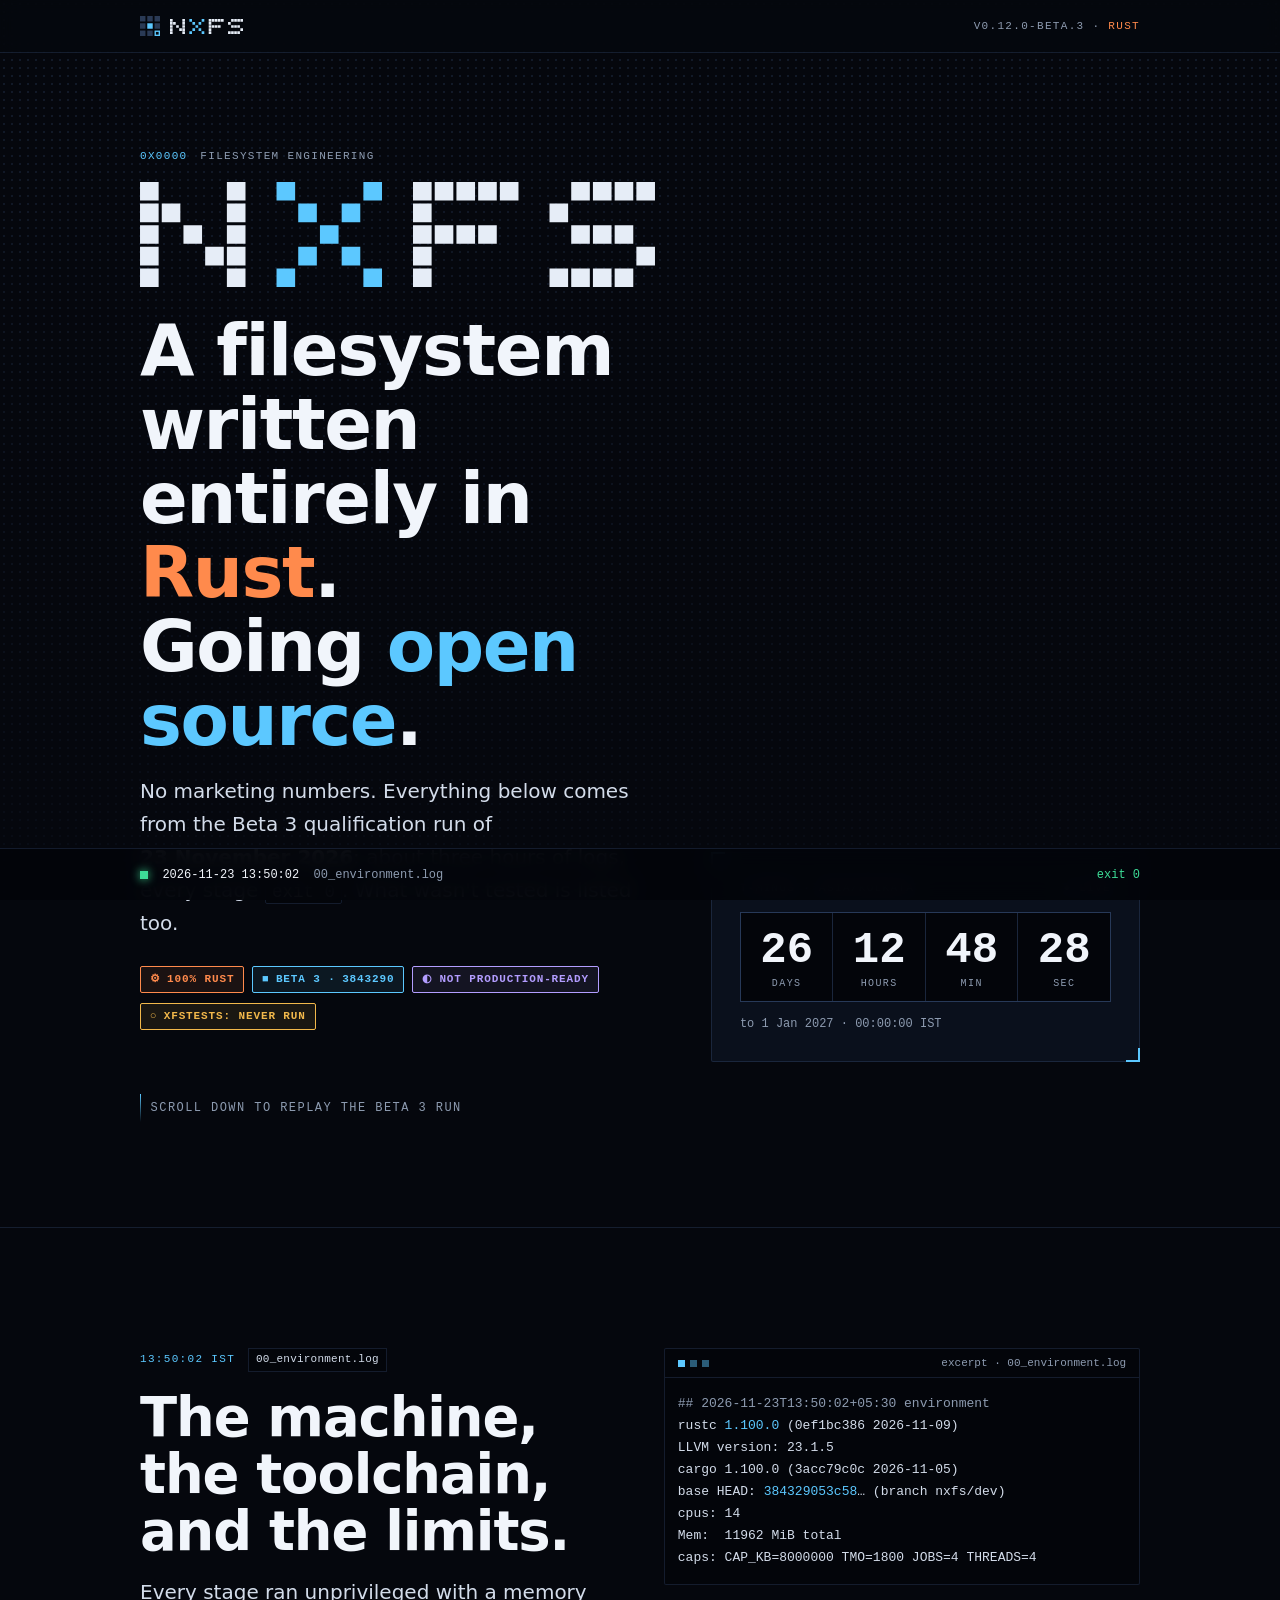
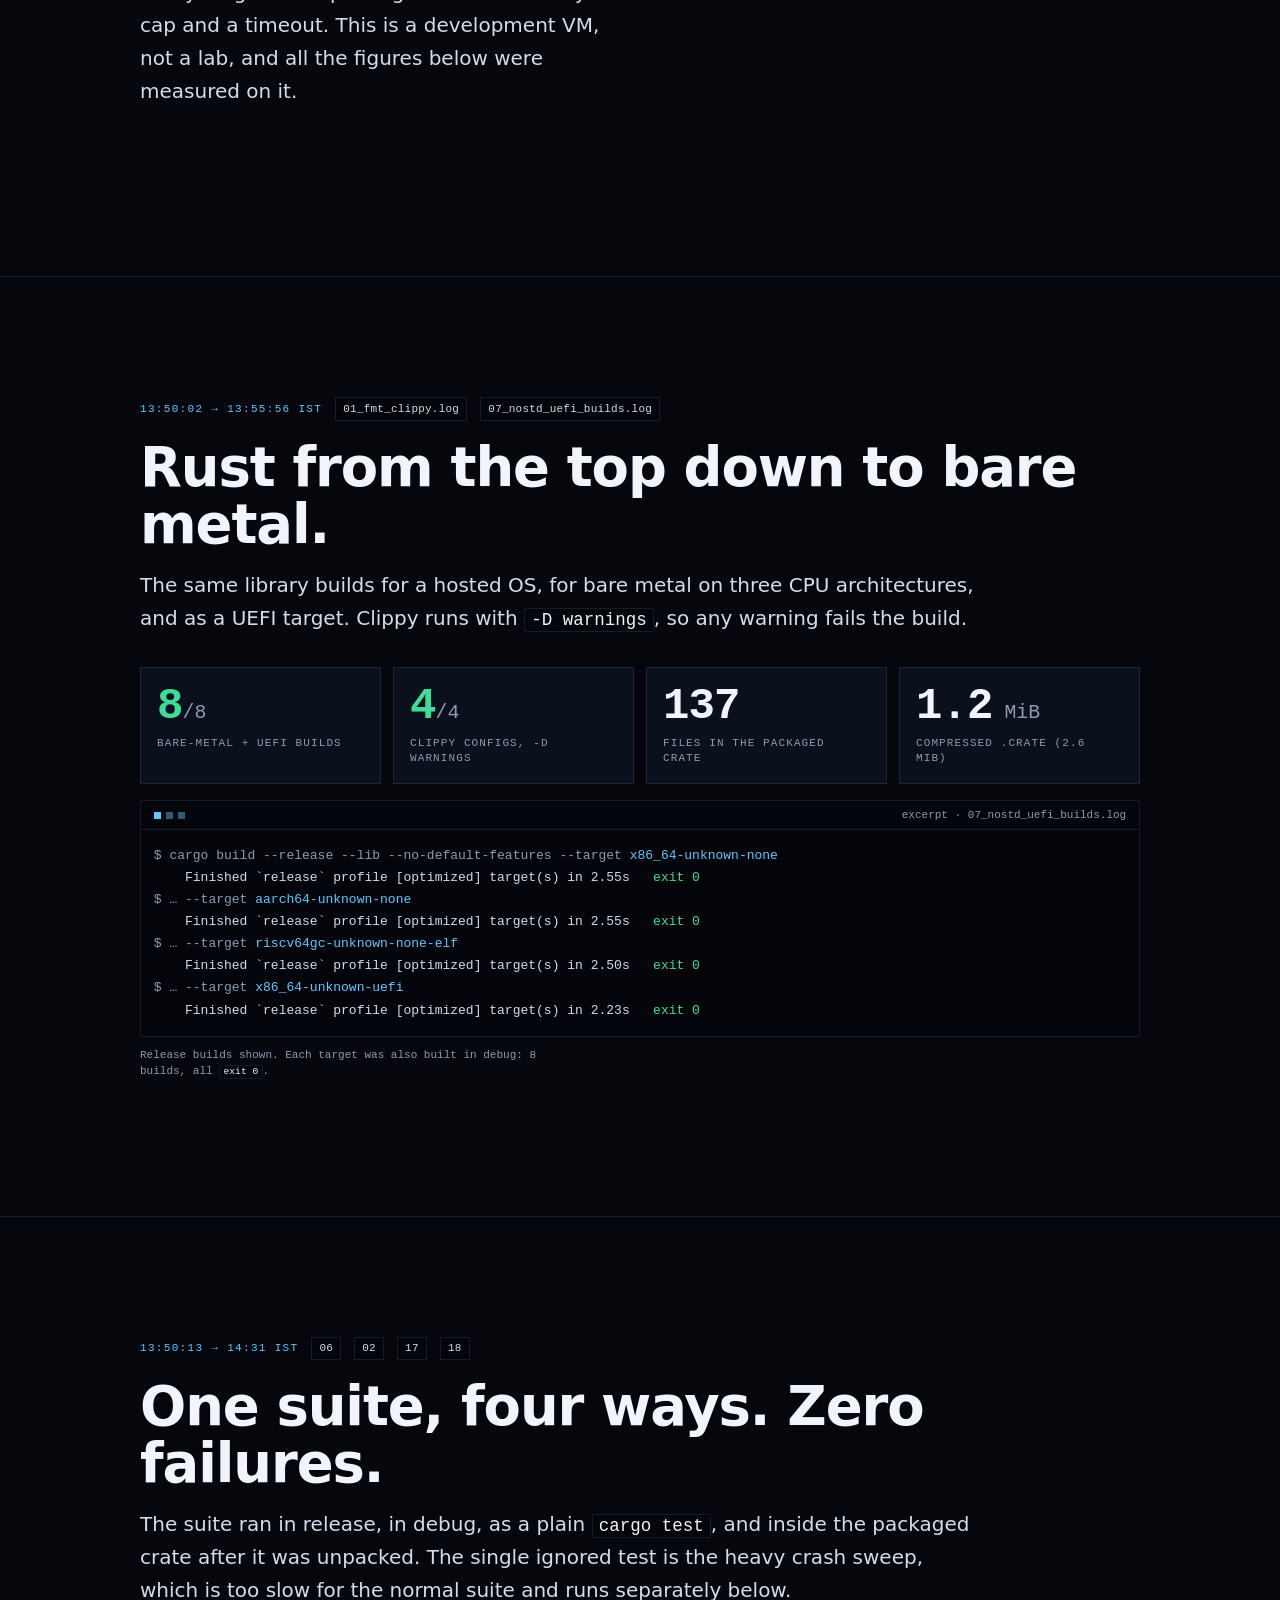
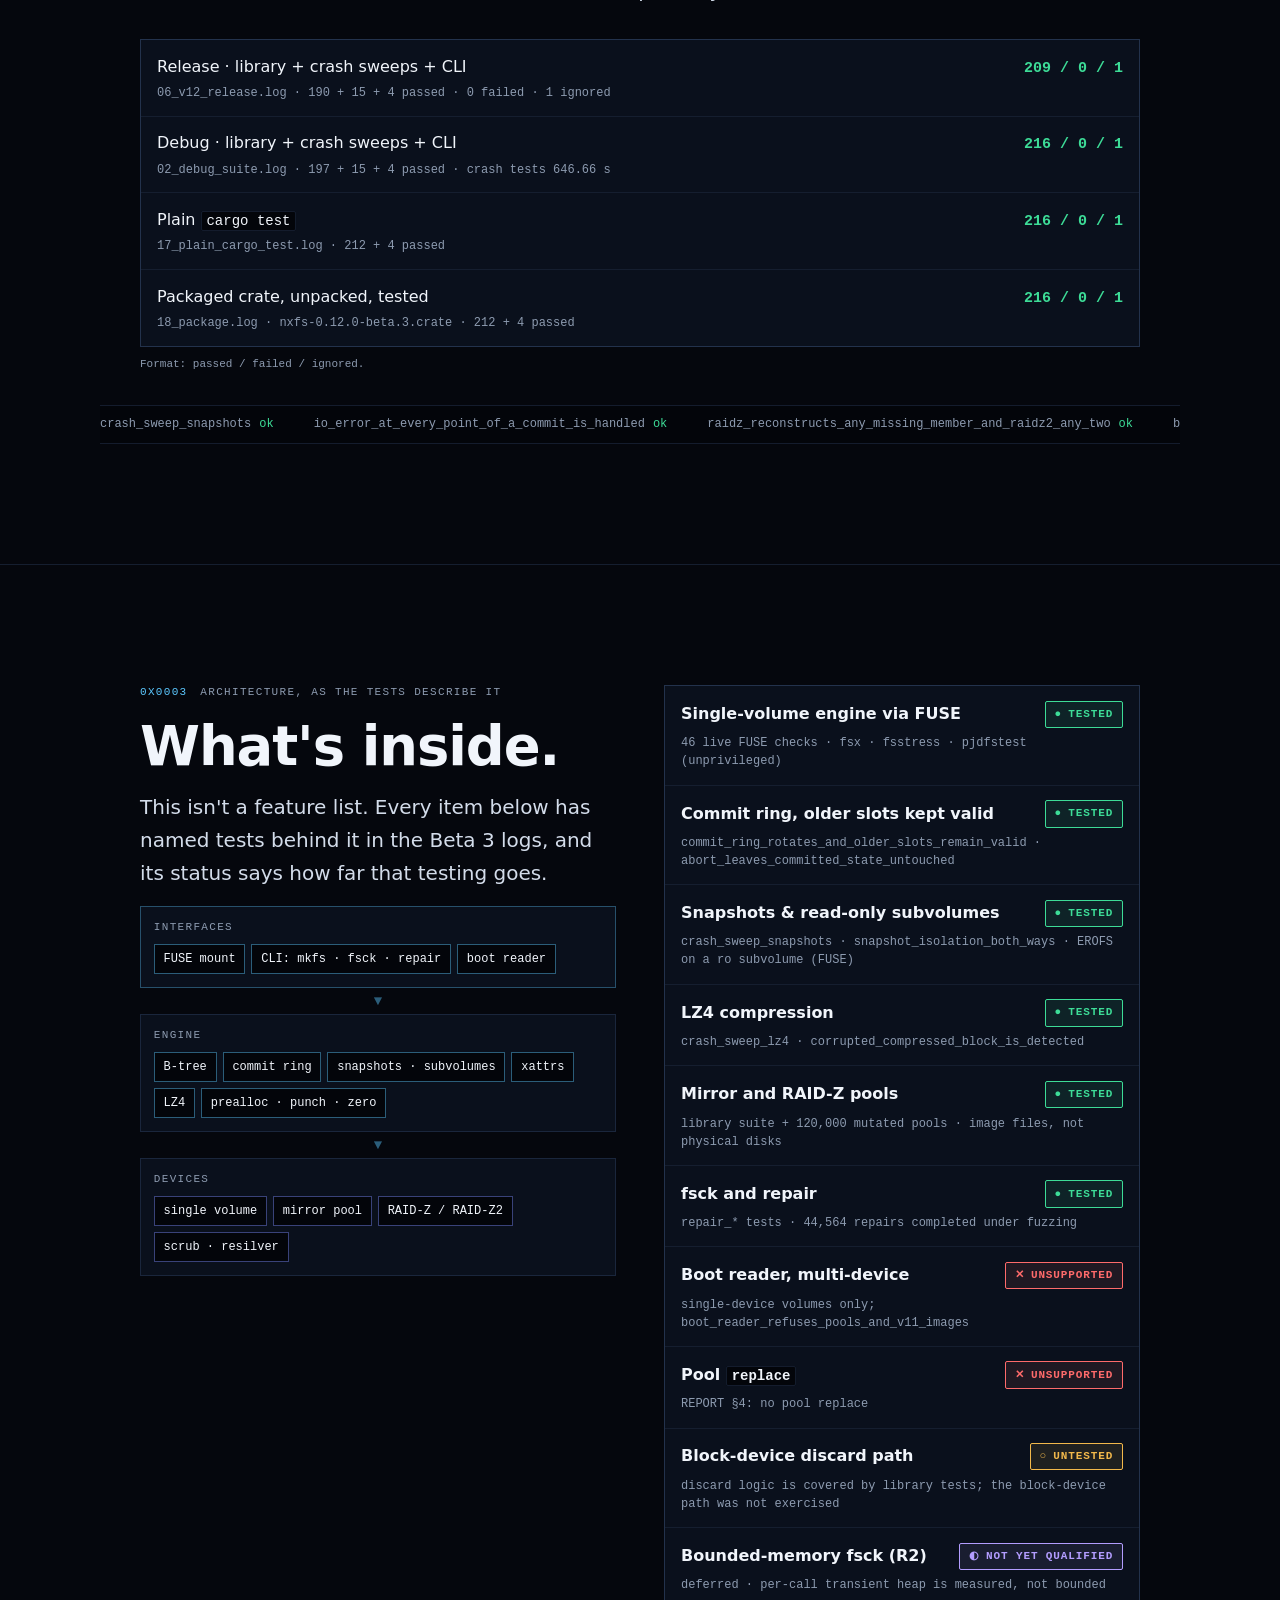
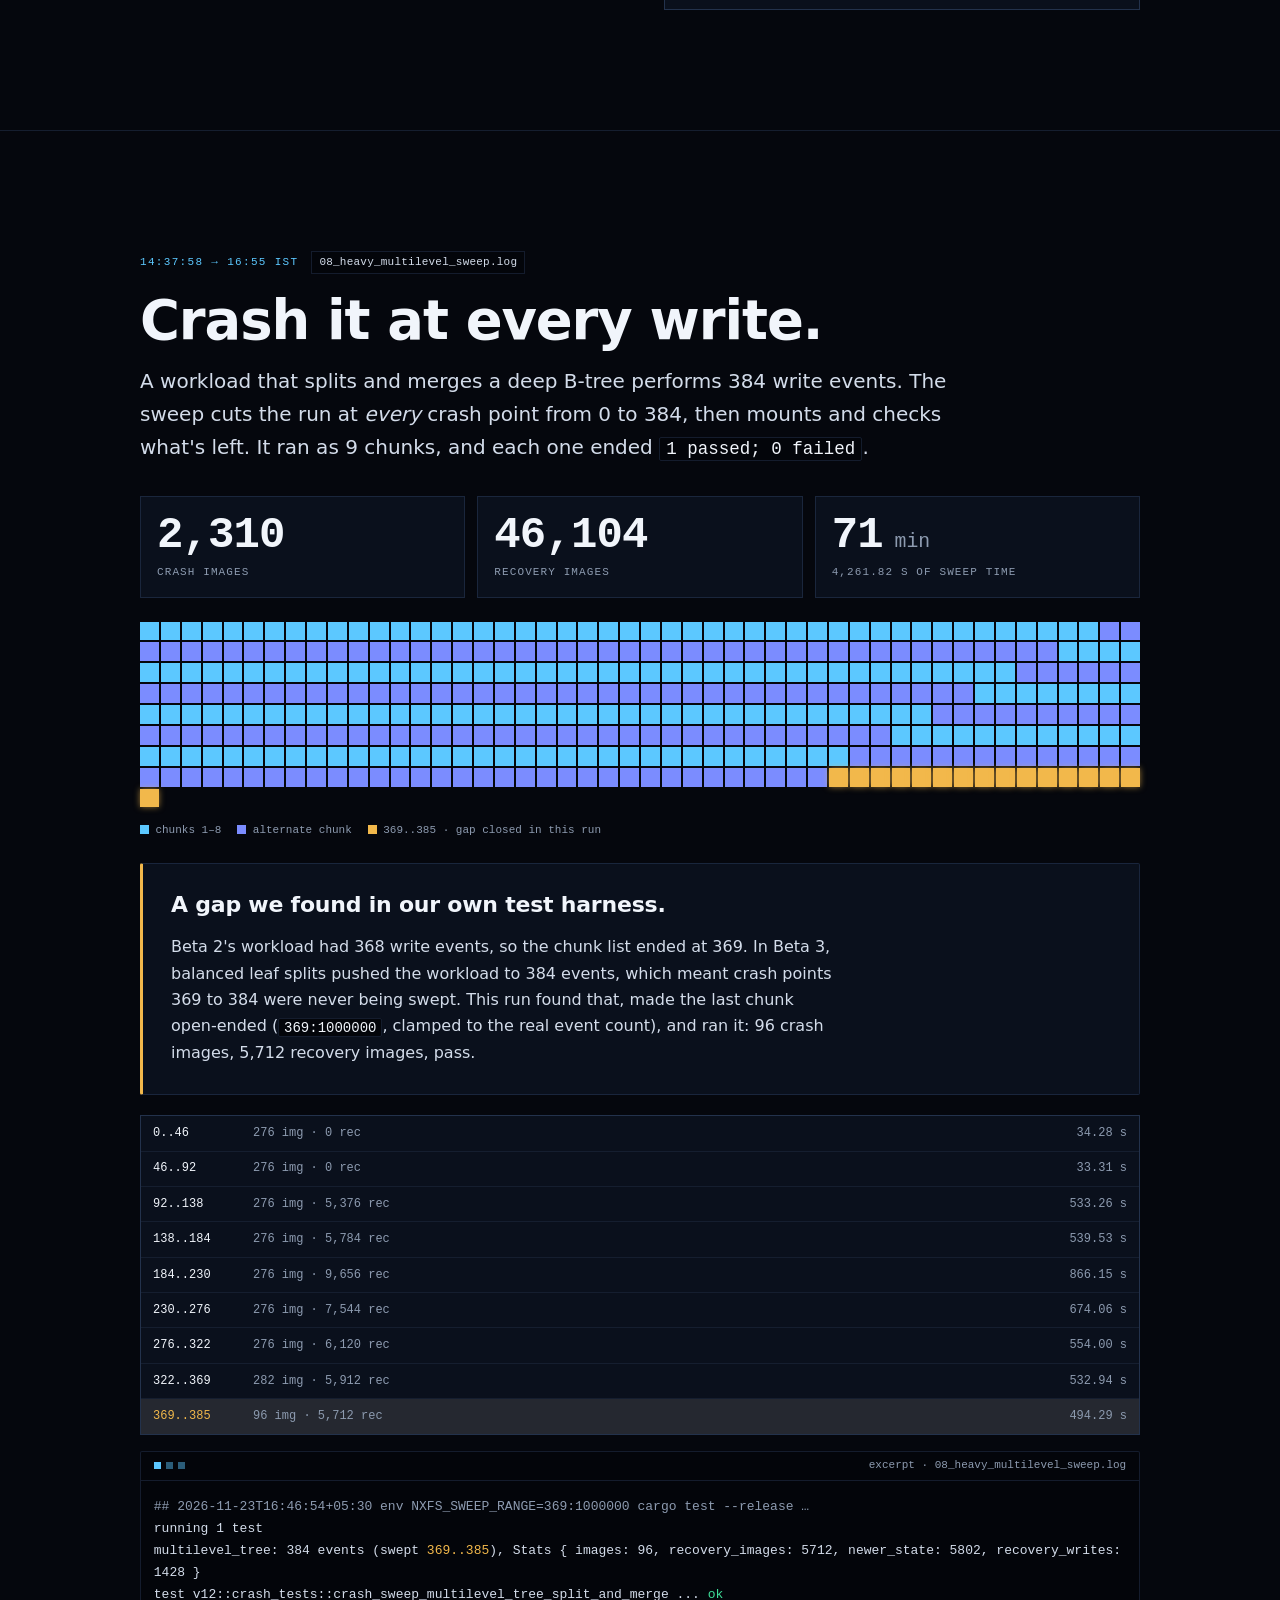
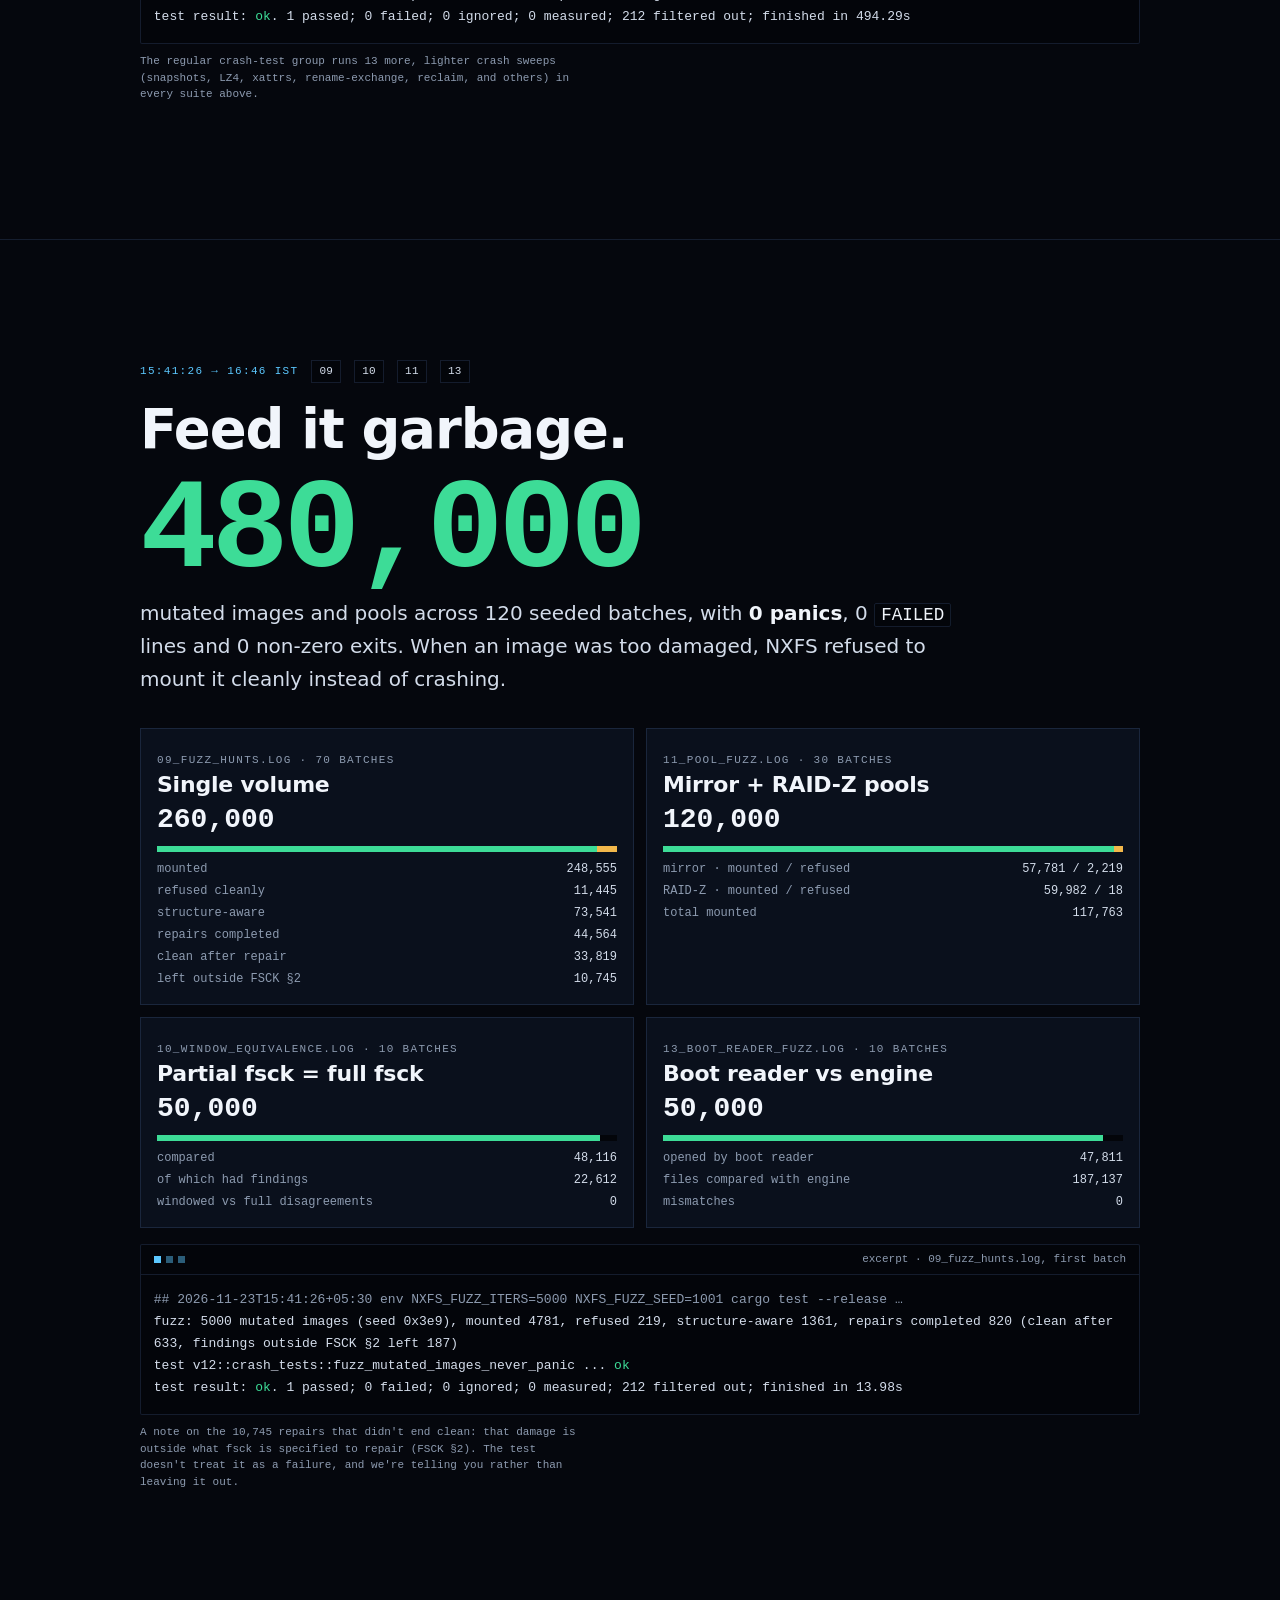
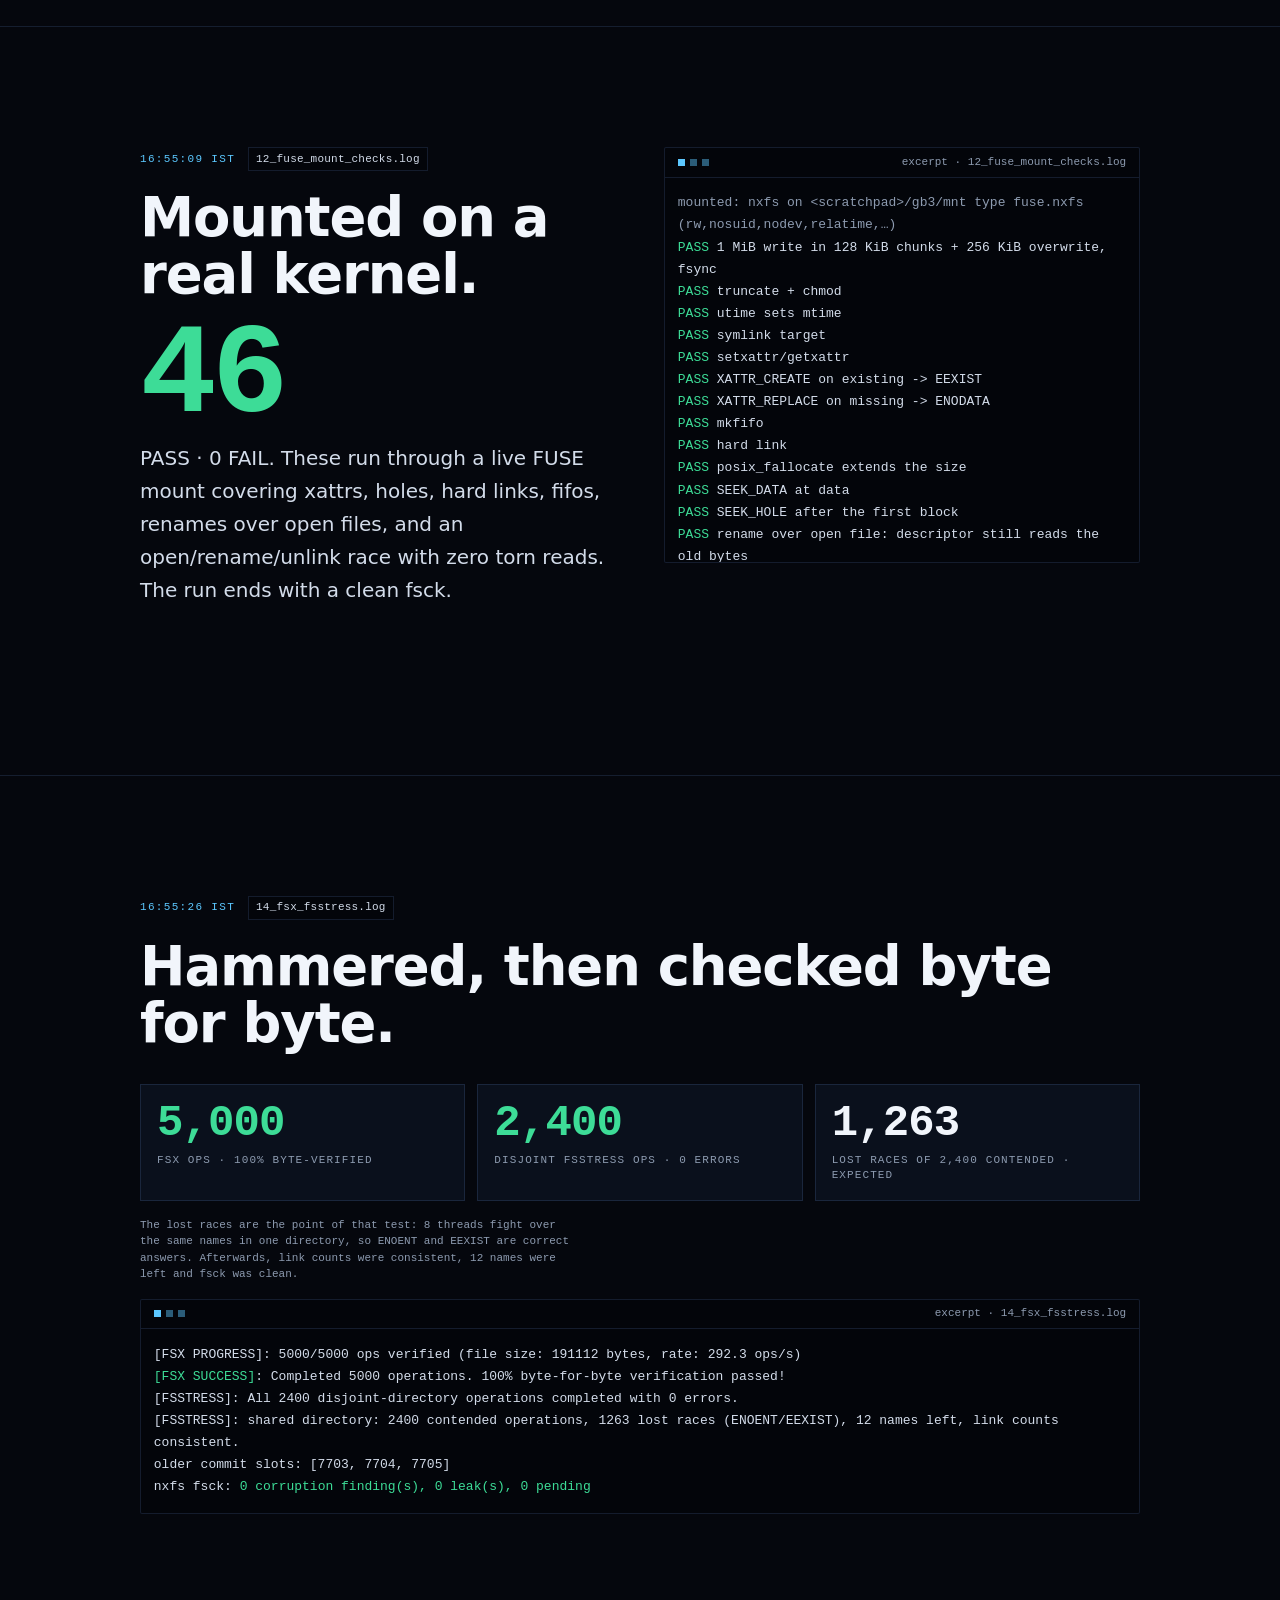
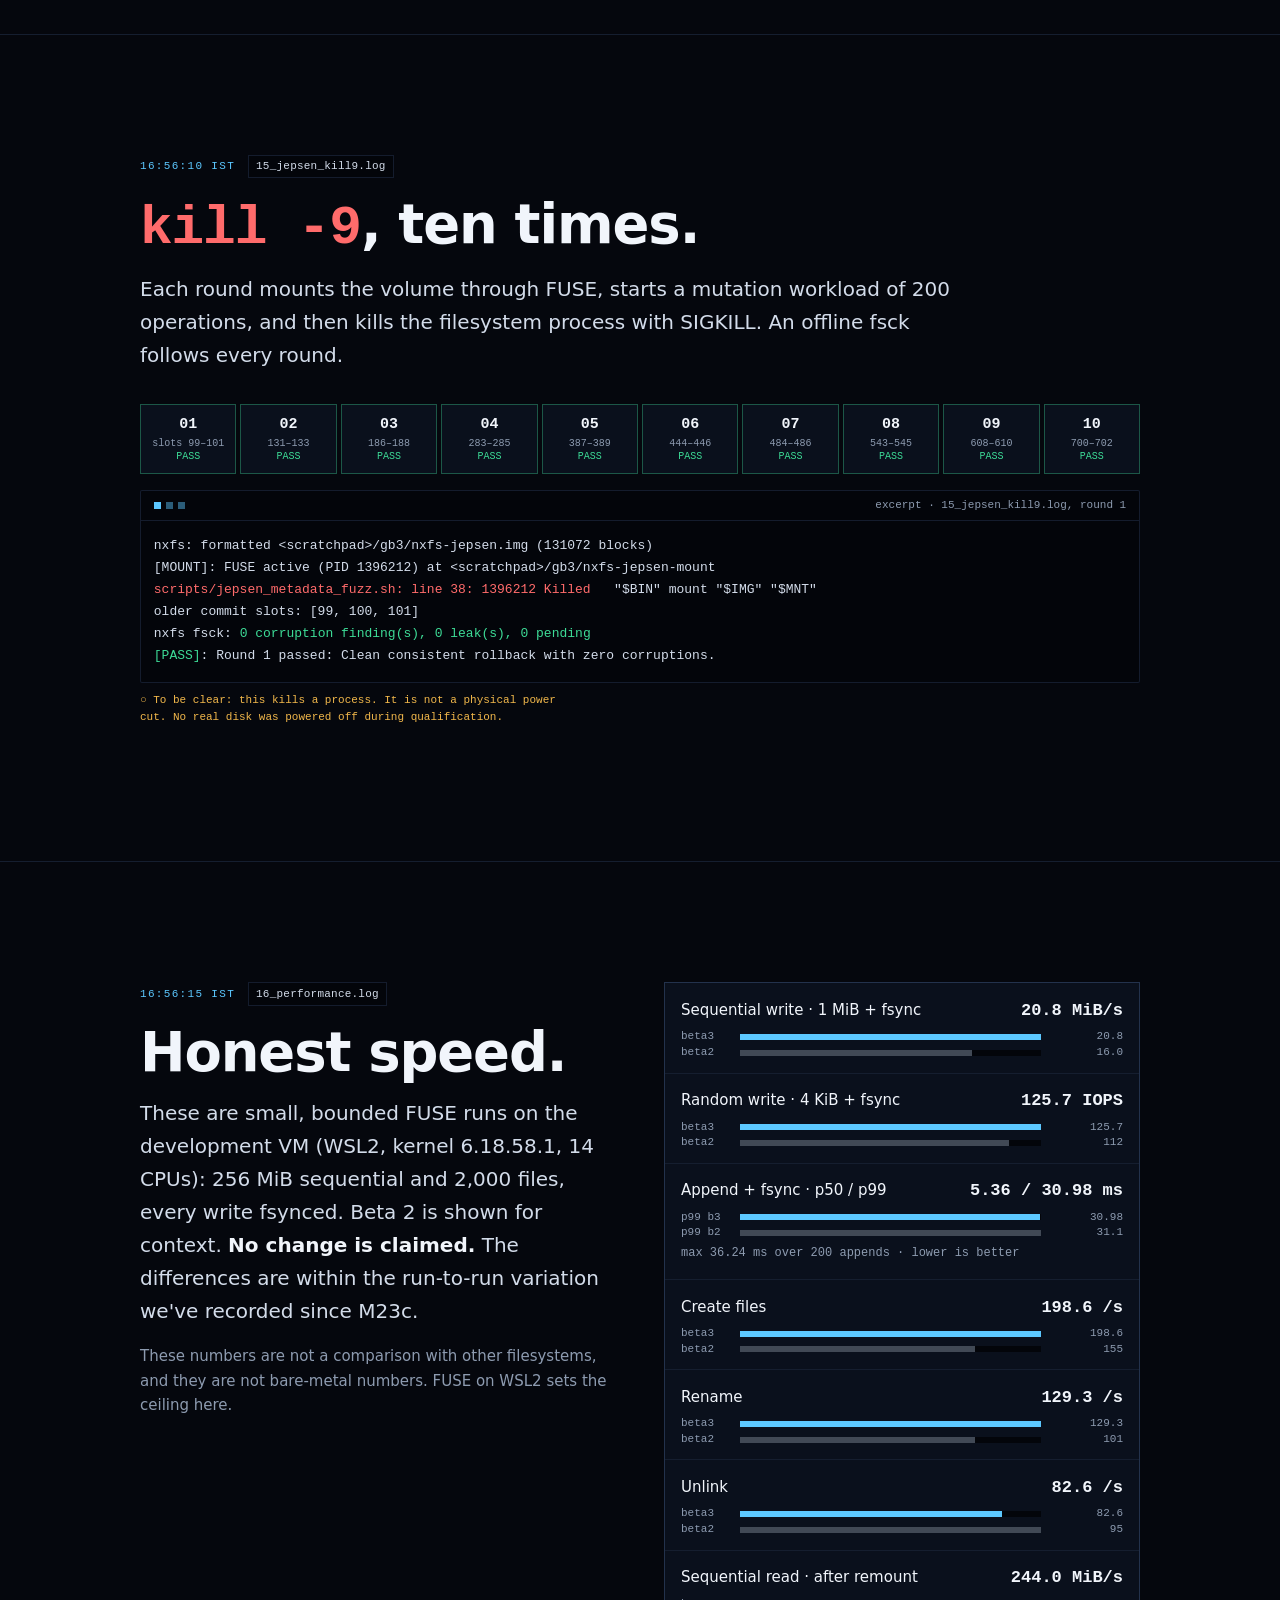
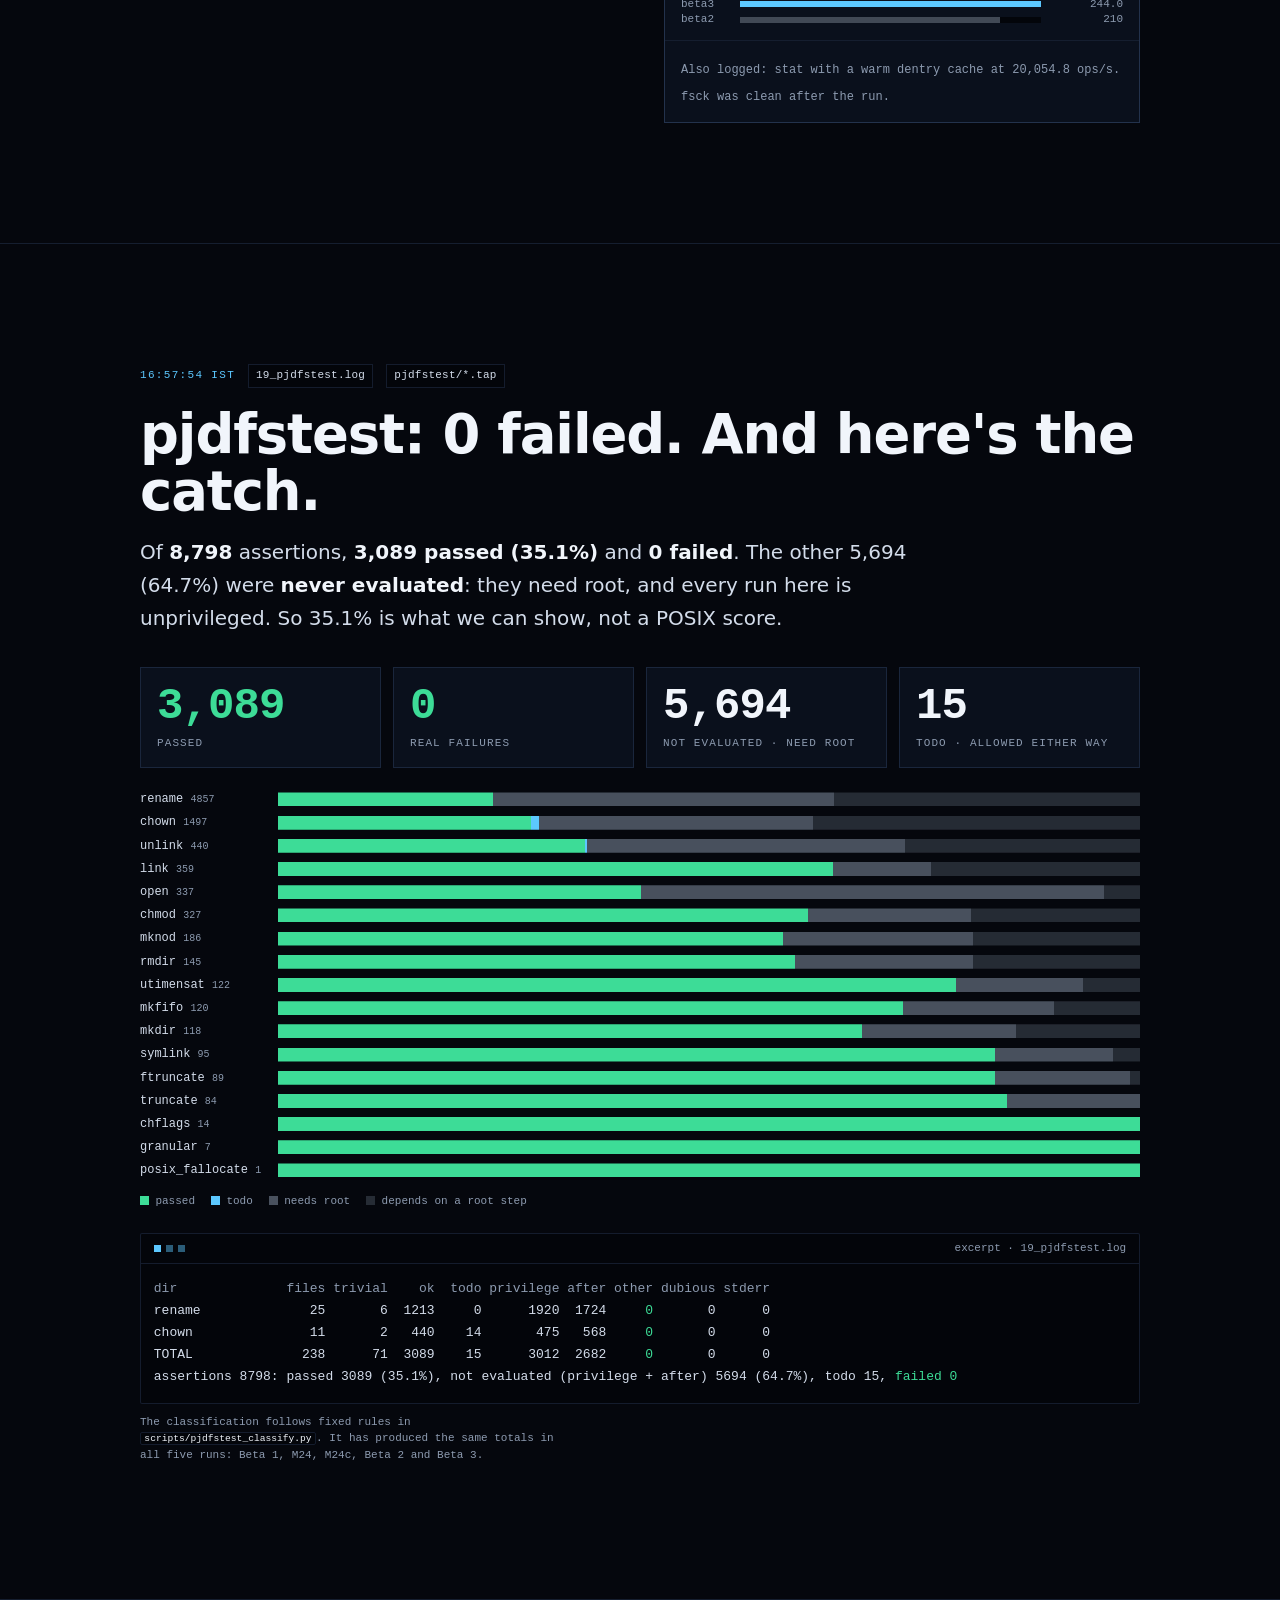
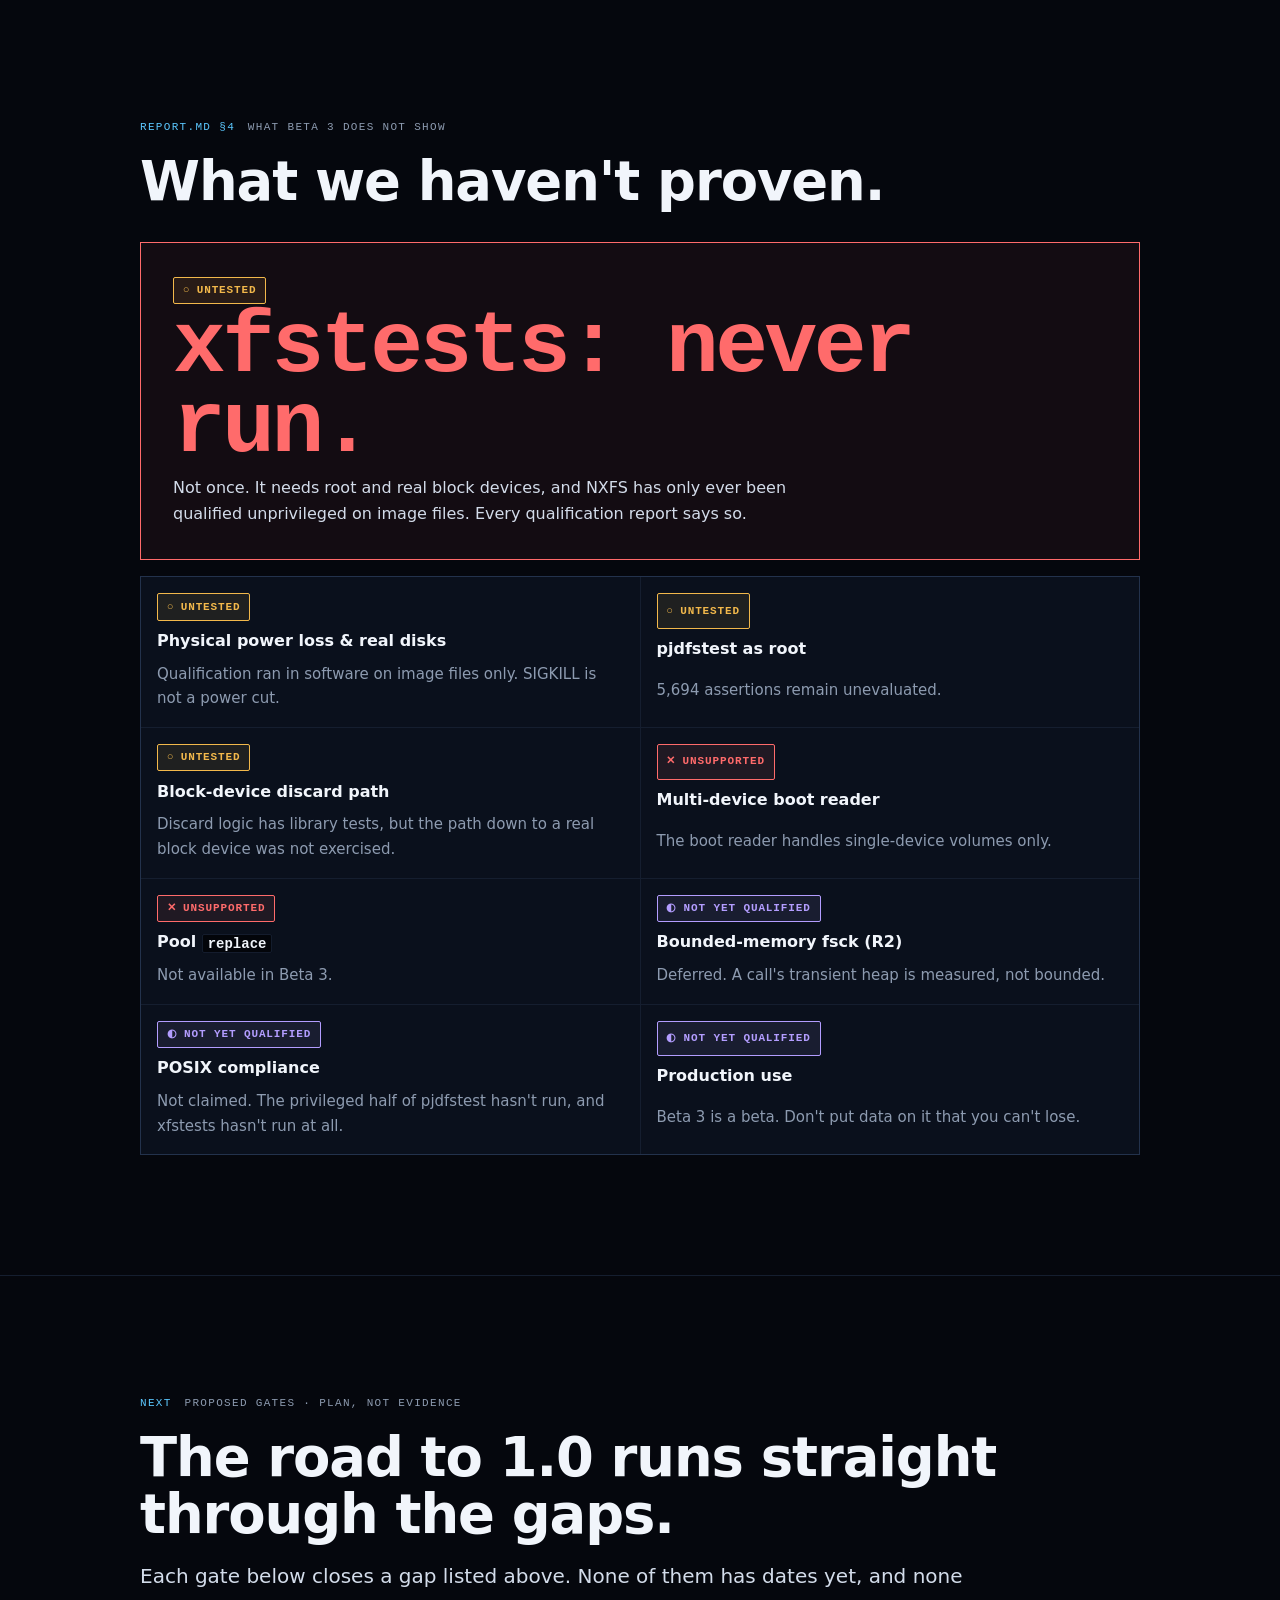
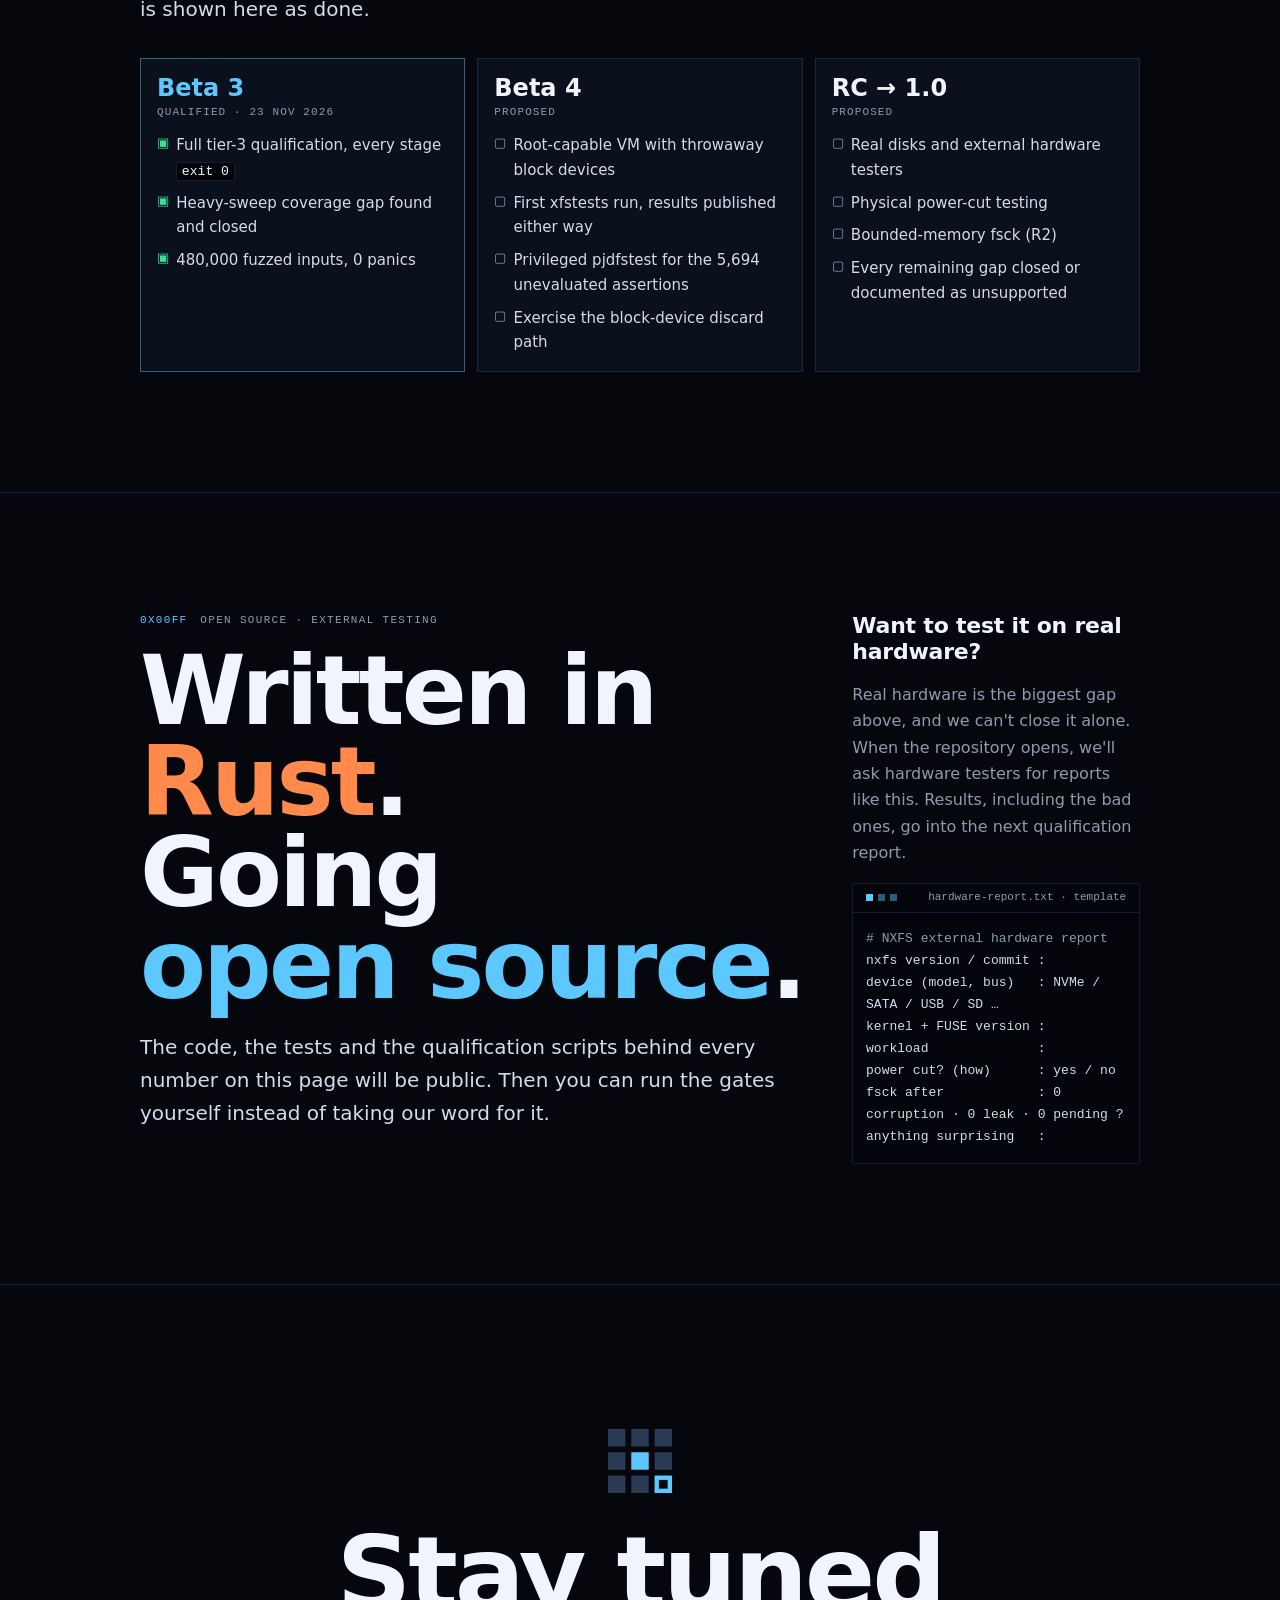
<file: index.html>
<!DOCTYPE html>
<html lang="en">
<head>
  <meta charset="utf-8">
  <meta name="viewport" content="width=device-width, initial-scale=1, viewport-fit=cover">
  <title>NXFS: a filesystem written entirely in Rust · Beta 3</title>
  <meta name="description" content="NXFS is a filesystem written entirely in Rust, heading for open source. Beta 3 was qualified on 23 Nov 2026: 480,000 fuzzed images with 0 panics, a 9-chunk crash sweep, and 0 pjdfstest failures. What hasn't been tested is listed too.">
  <meta name="theme-color" content="#05070d">
  <meta name="color-scheme" content="dark">
  <link rel="canonical" href="https://nxfs.evovhil.com/">
  <meta property="og:type" content="website">
  <meta property="og:title" content="NXFS · a filesystem written entirely in Rust">
  <meta property="og:description" content="Beta 3 qualification, straight from the logs, including what hasn't been tested. Going open source. Stay tuned.">
  <meta property="og:url" content="https://nxfs.evovhil.com/">
  <meta name="twitter:card" content="summary">
  <link rel="icon" href="assets/img/favicon.svg" type="image/svg+xml">
  <link rel="stylesheet" href="assets/css/nxfs.css">
  <script defer src="assets/js/main.js"></script>
  <script defer src="assets/js/countdown.js"></script>

    <!-- GoatCounter (keep last) -->
  <script data-goatcounter="https://evo-vhil.goatcounter.com/count" async src="//gc.zgo.at/count.js"></script>
</head>
<body>
<a class="skip-link" href="#main">Skip to content</a>
<div class="blockmap" aria-hidden="true"></div>

<header class="topbar">
  <div class="wrap">
    <a class="brand" href="#top" aria-label="NXFS, back to top">
      <img class="mark" src="assets/img/nxfs-mark.svg" alt="" width="20" height="20">
      <img class="word" src="assets/img/nxfs-wordmark.svg" alt="NXFS" width="73" height="15">
    </a>
    <span class="tag">v0.12.0-beta.3 · <span class="rust">Rust</span></span>
  </div>
  <div class="progress" aria-hidden="true"></div>
</header>

<main id="main">

<!-- ═══════════════════════════ HERO ═══════════════════════════ -->
<section class="hero" id="top" aria-labelledby="hero-title"
         data-ts="2026-11-23 13:50:02" data-log="00_environment.log">
  <div class="wrap hero-grid">
    <div>
      <div class="stamp"><span class="ts">0x0000</span><span>filesystem engineering</span></div>
      <img class="word-xl" src="assets/img/nxfs-wordmark.svg" alt="" width="560" height="115">
      <h1 id="hero-title"><span class="sr-only">NXFS: </span>A filesystem written entirely in <span class="r">Rust</span>.<br>Going <span class="o">open source</span>.</h1>
      <p class="lead">
        No marketing numbers. Everything below comes from the Beta&nbsp;3 qualification
        run of <strong class="hi">23&nbsp;November&nbsp;2026</strong>: about three hours of
        logs, every stage <code>exit 0</code>. What wasn't tested is listed too.
      </p>
      <ul class="chips" aria-label="Status">
        <li><span class="chip chip--rust">100% Rust</span></li>
        <li><span class="chip chip--info">Beta 3 · <span class="mono">3843290</span></span></li>
        <li><span class="chip chip--pending">Not production-ready</span></li>
        <li><span class="chip chip--untested">xfstests: never run</span></li>
      </ul>
    </div>

    <div class="panel frame countdown-box" aria-labelledby="cd-title">
      <div class="bar">
        <span class="label" id="cd-title">T-minus · Asia/Kolkata</span>
        <span class="label accent">● live</span>
      </div>
      <dl class="countdown" data-countdown>
        <div><dt>Days</dt><dd data-unit="d">--</dd></div>
        <div><dt>Hours</dt><dd data-unit="h">--</dd></div>
        <div><dt>Min</dt><dd data-unit="m">--</dd></div>
        <div><dt>Sec</dt><dd data-unit="s">--</dd></div>
      </dl>
      <p class="countdown-note">
        to <time datetime="2027-01-01T00:00:00+05:30">1 Jan 2027 · 00:00:00 IST</time>
      </p>
      <p class="sr-only" aria-live="polite" data-countdown-summary></p>
      <noscript><p class="countdown-note">Countdown target: 1 January 2027, 00:00 IST.</p></noscript>
    </div>
  </div>
  <div class="wrap"><a class="scroll-cue" href="#s-env"><i aria-hidden="true"></i>Scroll down to replay the Beta 3 run</a></div>
</section>

<!-- ═══════════════════════════ 00 ENV ═══════════════════════════ -->
<section class="stage" id="s-env" aria-labelledby="env-title"
         data-ts="2026-11-23 13:50:02" data-log="00_environment.log">
  <div class="wrap split">
    <div class="stage-head reveal">
      <div class="stamp"><span class="ts">13:50:02 IST</span><span class="file">00_environment.log</span></div>
      <h2 id="env-title">The machine, the toolchain, and the limits.</h2>
      <p class="lead">
        Every stage ran unprivileged with a memory cap and a timeout.
        This is a development VM, not a lab, and all the figures below were measured on it.
      </p>
    </div>
    <div class="term reveal">
      <div class="term-bar"><span class="dots" aria-hidden="true"><i></i><i></i><i></i></span><span>excerpt · 00_environment.log</span></div>
<pre class="typed"><span><span class="c">## 2026-11-23T13:50:02+05:30 environment</span></span><span>rustc <span class="p">1.100.0</span> (0ef1bc386 2026-11-09)</span><span>LLVM version: 23.1.5</span><span>cargo 1.100.0 (3acc79c0c 2026-11-05)</span><span>base HEAD: <span class="p">384329053c58</span>… (branch nxfs/dev)</span><span>cpus: 14</span><span>Mem:  11962 MiB total</span><span>caps: CAP_KB=8000000 TMO=1800 JOBS=4 THREADS=4</span></pre>
    </div>
  </div>
</section>

<!-- ═══════════════════════════ 01 RUST ═══════════════════════════ -->
<section class="stage" id="s-rust" aria-labelledby="rust-title"
         data-ts="2026-11-23 13:55:40" data-log="07_nostd_uefi_builds.log">
  <div class="wrap">
    <div class="stage-head reveal">
      <div class="stamp"><span class="ts">13:50:02 → 13:55:56 IST</span><span class="file">01_fmt_clippy.log</span><span class="file">07_nostd_uefi_builds.log</span></div>
      <h2 id="rust-title">Rust from the top down to bare metal.</h2>
      <p class="lead">
        The same library builds for a hosted OS, for bare metal on three CPU architectures,
        and as a UEFI target. Clippy runs with <code>-D warnings</code>, so any warning
        fails the build.
      </p>
    </div>

    <div class="grid g4 reveal">
      <div class="stat good"><span class="n" data-count="8">8<small>/8</small></span><span class="k">bare-metal + UEFI builds</span></div>
      <div class="stat good"><span class="n" data-count="4">4<small>/4</small></span><span class="k">clippy configs, -D warnings</span></div>
      <div class="stat"><span class="n">137</span><span class="k">files in the packaged crate</span></div>
      <div class="stat"><span class="n">1.2<small> MiB</small></span><span class="k">compressed .crate (2.6 MiB)</span></div>
    </div>

    <div class="term reveal" style="margin-top:1rem">
      <div class="term-bar"><span class="dots" aria-hidden="true"><i></i><i></i><i></i></span><span>excerpt · 07_nostd_uefi_builds.log</span></div>
<pre class="typed"><span><span class="c">$ cargo build --release --lib --no-default-features --target</span> <span class="p">x86_64-unknown-none</span></span><span>    Finished `release` profile [optimized] target(s) in 2.55s   <span class="ok">exit 0</span></span><span><span class="c">$ … --target</span> <span class="p">aarch64-unknown-none</span></span><span>    Finished `release` profile [optimized] target(s) in 2.55s   <span class="ok">exit 0</span></span><span><span class="c">$ … --target</span> <span class="p">riscv64gc-unknown-none-elf</span></span><span>    Finished `release` profile [optimized] target(s) in 2.50s   <span class="ok">exit 0</span></span><span><span class="c">$ … --target</span> <span class="p">x86_64-unknown-uefi</span></span><span>    Finished `release` profile [optimized] target(s) in 2.23s   <span class="ok">exit 0</span></span></pre>
    </div>
    <p class="excerpt-note">Release builds shown. Each target was also built in debug: 8 builds, all <code>exit 0</code>.</p>
  </div>
</section>

<!-- ═══════════════════════════ 02 SUITES ═══════════════════════════ -->
<section class="stage" id="s-suites" aria-labelledby="suites-title"
         data-ts="2026-11-23 13:50:13" data-log="06_v12_release.log">
  <div class="wrap">
    <div class="stage-head reveal">
      <div class="stamp"><span class="ts">13:50:13 → 14:31 IST</span><span class="file">06</span><span class="file">02</span><span class="file">17</span><span class="file">18</span></div>
      <h2 id="suites-title">One suite, four ways. Zero failures.</h2>
      <p class="lead">
        The suite ran in release, in debug, as a plain <code>cargo test</code>, and inside the
        packaged crate after it was unpacked. The single ignored test is the heavy crash sweep,
        which is too slow for the normal suite and runs separately below.
      </p>
    </div>

    <div class="rows reveal">
      <div class="row"><span class="what">Release · library + crash sweeps + CLI</span><span class="res">209 / 0 / 1</span><span class="meta">06_v12_release.log · 190 + 15 + 4 passed · 0 failed · 1 ignored</span></div>
      <div class="row"><span class="what">Debug · library + crash sweeps + CLI</span><span class="res">216 / 0 / 1</span><span class="meta">02_debug_suite.log · 197 + 15 + 4 passed · crash tests 646.66 s</span></div>
      <div class="row"><span class="what">Plain <code>cargo test</code></span><span class="res">216 / 0 / 1</span><span class="meta">17_plain_cargo_test.log · 212 + 4 passed</span></div>
      <div class="row"><span class="what">Packaged crate, unpacked, tested</span><span class="res">216 / 0 / 1</span><span class="meta">18_package.log · nxfs-0.12.0-beta.3.crate · 212 + 4 passed</span></div>
    </div>
    <p class="excerpt-note">Format: passed / failed / ignored.</p>

    <div class="ticker" aria-label="Some of the test names from 06_v12_release.log">
      <ul>
        <li>crash_sweep_snapshots<b>ok</b></li>
        <li>io_error_at_every_point_of_a_commit_is_handled<b>ok</b></li>
        <li>raidz_reconstructs_any_missing_member_and_raidz2_any_two<b>ok</b></li>
        <li>boot_reader_allocates_nothing<b>ok</b></li>
        <li>unlinked_open_file_keeps_data_until_release_and_across_crash<b>ok</b></li>
        <li>full_volume_unlink_truncate_rename_never_fail_partially<b>ok</b></li>
        <li>a_corrupted_copy_is_never_served_and_scrub_heals_it<b>ok</b></li>
        <li>crc_valid_but_misplaced_or_stale_nodes_are_rejected<b>ok</b></li>
        <li>repair_never_frees_a_data_extent_whose_item_says_metadata<b>ok</b></li>
        <li>model_checked_random_namespace_ops<b>ok</b></li>
        <li>aud04_commit_generation_at_u64_max_is_refused<b>ok</b></li>
        <li>snapshot_isolation_both_ways<b>ok</b></li>
        <li>corrupted_compressed_block_is_detected<b>ok</b></li>
        <li>fuzz_mutated_images_never_panic<b>ok</b></li>
        <!-- duplicated for a seamless loop -->
        <li aria-hidden="true">crash_sweep_snapshots<b>ok</b></li>
        <li aria-hidden="true">io_error_at_every_point_of_a_commit_is_handled<b>ok</b></li>
        <li aria-hidden="true">raidz_reconstructs_any_missing_member_and_raidz2_any_two<b>ok</b></li>
        <li aria-hidden="true">boot_reader_allocates_nothing<b>ok</b></li>
        <li aria-hidden="true">unlinked_open_file_keeps_data_until_release_and_across_crash<b>ok</b></li>
        <li aria-hidden="true">full_volume_unlink_truncate_rename_never_fail_partially<b>ok</b></li>
        <li aria-hidden="true">a_corrupted_copy_is_never_served_and_scrub_heals_it<b>ok</b></li>
        <li aria-hidden="true">crc_valid_but_misplaced_or_stale_nodes_are_rejected<b>ok</b></li>
        <li aria-hidden="true">repair_never_frees_a_data_extent_whose_item_says_metadata<b>ok</b></li>
        <li aria-hidden="true">model_checked_random_namespace_ops<b>ok</b></li>
        <li aria-hidden="true">aud04_commit_generation_at_u64_max_is_refused<b>ok</b></li>
        <li aria-hidden="true">snapshot_isolation_both_ways<b>ok</b></li>
        <li aria-hidden="true">corrupted_compressed_block_is_detected<b>ok</b></li>
        <li aria-hidden="true">fuzz_mutated_images_never_panic<b>ok</b></li>
      </ul>
    </div>
  </div>
</section>

<!-- ═══════════════════════════ 03 WHAT IT IS ═══════════════════════════ -->
<section class="stage" id="s-arch" aria-labelledby="arch-title"
         data-ts="2026-11-23 13:50:13" data-log="06_v12_release.log">
  <div class="wrap split">
    <div class="stage-head reveal">
      <div class="stamp"><span class="ts">0x0003</span><span>architecture, as the tests describe it</span></div>
      <h2 id="arch-title">What's inside.</h2>
      <p class="lead">
        This isn't a feature list. Every item below has named tests behind it in the Beta&nbsp;3
        logs, and its status says how far that testing goes.
      </p>
      <div class="arch reveal" aria-label="Layer diagram">
        <div class="layer l-if"><span class="label">interfaces</span>
          <ul><li>FUSE mount</li><li>CLI: mkfs · fsck · repair</li><li>boot reader</li></ul></div>
        <div class="arrow" aria-hidden="true">▼</div>
        <div class="layer"><span class="label">engine</span>
          <ul><li>B-tree</li><li>commit ring</li><li>snapshots · subvolumes</li><li>xattrs</li><li>LZ4</li><li>prealloc · punch · zero</li></ul></div>
        <div class="arrow" aria-hidden="true">▼</div>
        <div class="layer l-dev"><span class="label">devices</span>
          <ul><li>single volume</li><li>mirror pool</li><li>RAID-Z / RAID-Z2</li><li>scrub · resilver</li></ul></div>
      </div>
    </div>

    <div class="caps reveal">
      <div class="cap"><span class="t">Single-volume engine via FUSE</span><span class="chip chip--pass">Tested</span>
        <span class="e">46 live FUSE checks · fsx · fsstress · pjdfstest (unprivileged)</span></div>
      <div class="cap"><span class="t">Commit ring, older slots kept valid</span><span class="chip chip--pass">Tested</span>
        <span class="e">commit_ring_rotates_and_older_slots_remain_valid · abort_leaves_committed_state_untouched</span></div>
      <div class="cap"><span class="t">Snapshots &amp; read-only subvolumes</span><span class="chip chip--pass">Tested</span>
        <span class="e">crash_sweep_snapshots · snapshot_isolation_both_ways · EROFS on a ro subvolume (FUSE)</span></div>
      <div class="cap"><span class="t">LZ4 compression</span><span class="chip chip--pass">Tested</span>
        <span class="e">crash_sweep_lz4 · corrupted_compressed_block_is_detected</span></div>
      <div class="cap"><span class="t">Mirror and RAID-Z pools</span><span class="chip chip--pass">Tested</span>
        <span class="e">library suite + 120,000 mutated pools · image files, not physical disks</span></div>
      <div class="cap"><span class="t">fsck and repair</span><span class="chip chip--pass">Tested</span>
        <span class="e">repair_* tests · 44,564 repairs completed under fuzzing</span></div>
      <div class="cap"><span class="t">Boot reader, multi-device</span><span class="chip chip--unsupported">Unsupported</span>
        <span class="e">single-device volumes only; boot_reader_refuses_pools_and_v11_images</span></div>
      <div class="cap"><span class="t">Pool <code>replace</code></span><span class="chip chip--unsupported">Unsupported</span>
        <span class="e">REPORT §4: no pool replace</span></div>
      <div class="cap"><span class="t">Block-device discard path</span><span class="chip chip--untested">Untested</span>
        <span class="e">discard logic is covered by library tests; the block-device path was not exercised</span></div>
      <div class="cap"><span class="t">Bounded-memory fsck (R2)</span><span class="chip chip--pending">Not yet qualified</span>
        <span class="e">deferred · per-call transient heap is measured, not bounded</span></div>
    </div>
  </div>
</section>

<!-- ═══════════════════════════ 04 HEAVY SWEEP ═══════════════════════════ -->
<section class="stage" id="s-sweep" aria-labelledby="sweep-title"
         data-ts="2026-11-23 14:37:58" data-log="08_heavy_multilevel_sweep.log">
  <div class="wrap">
    <div class="stage-head reveal">
      <div class="stamp"><span class="ts">14:37:58 → 16:55 IST</span><span class="file">08_heavy_multilevel_sweep.log</span></div>
      <h2 id="sweep-title">Crash it at every write.</h2>
      <p class="lead">
        A workload that splits and merges a deep B-tree performs 384 write events. The sweep
        cuts the run at <em>every</em> crash point from 0 to 384, then mounts and checks what's
        left. It ran as 9 chunks, and each one ended <code>1 passed; 0 failed</code>.
      </p>
    </div>

    <div class="grid g3 reveal">
      <div class="stat"><span class="n" data-count="2310">2,310</span><span class="k">crash images</span></div>
      <div class="stat"><span class="n" data-count="46104">46,104</span><span class="k">recovery images</span></div>
      <div class="stat"><span class="n">71<small> min</small></span><span class="k">4,261.82 s of sweep time</span></div>
    </div>

    <div class="cmap reveal" data-chunks="0:46,46:92,92:138,138:184,184:230,230:276,276:322,322:369,369:385"
         role="img" aria-label="385 crash points, 0 to 384, swept in 9 chunks. Points 369 to 384 were the gap found and closed during this run."></div>
    <div class="legend-line"><span>chunks 1–8</span><span class="l2">alternate chunk</span><span class="l3">369..385 · gap closed in this run</span></div>

    <div class="notice-gap panel reveal" style="margin-top:1.5rem;border-left:3px solid var(--st-untested)">
      <h3>A gap we found in our own test harness.</h3>
      <p style="margin:0">
        Beta&nbsp;2's workload had 368 write events, so the chunk list ended at 369. In Beta&nbsp;3,
        balanced leaf splits pushed the workload to 384 events, which meant crash points 369 to 384
        were never being swept. This run found that, made the last chunk open-ended
        (<code>369:1000000</code>, clamped to the real event count), and ran it: 96 crash images,
        5,712 recovery images, pass.
      </p>
    </div>

    <div class="chunks reveal" aria-label="Per-chunk results">
      <div><span class="rg">0..46</span><span class="rc">276 img · 0 rec</span><span class="tm">34.28 s</span></div>
      <div><span class="rg">46..92</span><span class="rc">276 img · 0 rec</span><span class="tm">33.31 s</span></div>
      <div><span class="rg">92..138</span><span class="rc">276 img · 5,376 rec</span><span class="tm">533.26 s</span></div>
      <div><span class="rg">138..184</span><span class="rc">276 img · 5,784 rec</span><span class="tm">539.53 s</span></div>
      <div><span class="rg">184..230</span><span class="rc">276 img · 9,656 rec</span><span class="tm">866.15 s</span></div>
      <div><span class="rg">230..276</span><span class="rc">276 img · 7,544 rec</span><span class="tm">674.06 s</span></div>
      <div><span class="rg">276..322</span><span class="rc">276 img · 6,120 rec</span><span class="tm">554.00 s</span></div>
      <div><span class="rg">322..369</span><span class="rc">282 img · 5,912 rec</span><span class="tm">532.94 s</span></div>
      <div class="gap"><span class="rg">369..385</span><span class="rc">96 img · 5,712 rec</span><span class="tm">494.29 s</span></div>
    </div>

    <div class="term reveal" style="margin-top:1rem">
      <div class="term-bar"><span class="dots" aria-hidden="true"><i></i><i></i><i></i></span><span>excerpt · 08_heavy_multilevel_sweep.log</span></div>
<pre class="typed"><span><span class="c">## 2026-11-23T16:46:54+05:30 env NXFS_SWEEP_RANGE=369:1000000 cargo test --release …</span></span><span>running 1 test</span><span>multilevel_tree: 384 events (swept <span class="w">369..385</span>), Stats { images: 96, recovery_images: 5712, newer_state: 5802, recovery_writes: 1428 }</span><span>test v12::crash_tests::crash_sweep_multilevel_tree_split_and_merge ... <span class="ok">ok</span></span><span>test result: <span class="ok">ok</span>. 1 passed; 0 failed; 0 ignored; 0 measured; 212 filtered out; finished in 494.29s</span></pre>
    </div>
    <p class="excerpt-note">The regular crash-test group runs 13 more, lighter crash sweeps (snapshots, LZ4, xattrs, rename-exchange, reclaim, and others) in every suite above.</p>
  </div>
</section>

<!-- ═══════════════════════════ 05 FUZZ ═══════════════════════════ -->
<section class="stage" id="s-fuzz" aria-labelledby="fuzz-title"
         data-ts="2026-11-23 15:41:26" data-log="09_fuzz_hunts.log">
  <div class="wrap">
    <div class="stage-head reveal">
      <div class="stamp"><span class="ts">15:41:26 → 16:46 IST</span><span class="file">09</span><span class="file">10</span><span class="file">11</span><span class="file">13</span></div>
      <h2 id="fuzz-title">Feed it garbage.</h2>
      <p class="mega good" data-count="480000">480,000</p>
      <p class="lead">
        mutated images and pools across 120 seeded batches, with <strong class="hi">0 panics</strong>,
        0 <code>FAILED</code> lines and 0 non-zero exits. When an image was too damaged, NXFS
        refused to mount it cleanly instead of crashing.
      </p>
    </div>

    <div class="grid g2 reveal">
      <article class="fcard">
        <span class="label">09_fuzz_hunts.log · 70 batches</span>
        <h3>Single volume</h3>
        <div class="big">260,000</div>
        <div class="ratio" aria-hidden="true"><i class="a" style="width:95.6%"></i><i class="b" style="width:4.4%"></i></div>
        <dl><dt>mounted</dt><dd>248,555</dd><dt>refused cleanly</dt><dd>11,445</dd><dt>structure-aware</dt><dd>73,541</dd><dt>repairs completed</dt><dd>44,564</dd><dt>clean after repair</dt><dd>33,819</dd><dt>left outside FSCK §2</dt><dd>10,745</dd></dl>
      </article>
      <article class="fcard">
        <span class="label">11_pool_fuzz.log · 30 batches</span>
        <h3>Mirror + RAID-Z pools</h3>
        <div class="big">120,000</div>
        <div class="ratio" aria-hidden="true"><i class="a" style="width:98.1%"></i><i class="b" style="width:1.9%"></i></div>
        <dl><dt>mirror · mounted / refused</dt><dd>57,781 / 2,219</dd><dt>RAID-Z · mounted / refused</dt><dd>59,982 / 18</dd><dt>total mounted</dt><dd>117,763</dd></dl>
      </article>
      <article class="fcard">
        <span class="label">10_window_equivalence.log · 10 batches</span>
        <h3>Partial fsck = full fsck</h3>
        <div class="big">50,000</div>
        <div class="ratio" aria-hidden="true"><i class="a" style="width:96.2%"></i></div>
        <dl><dt>compared</dt><dd>48,116</dd><dt>of which had findings</dt><dd>22,612</dd><dt>windowed vs full disagreements</dt><dd>0</dd></dl>
      </article>
      <article class="fcard">
        <span class="label">13_boot_reader_fuzz.log · 10 batches</span>
        <h3>Boot reader vs engine</h3>
        <div class="big">50,000</div>
        <div class="ratio" aria-hidden="true"><i class="a" style="width:95.6%"></i></div>
        <dl><dt>opened by boot reader</dt><dd>47,811</dd><dt>files compared with engine</dt><dd>187,137</dd><dt>mismatches</dt><dd>0</dd></dl>
      </article>
    </div>

    <div class="term reveal" style="margin-top:1rem">
      <div class="term-bar"><span class="dots" aria-hidden="true"><i></i><i></i><i></i></span><span>excerpt · 09_fuzz_hunts.log, first batch</span></div>
<pre class="typed"><span><span class="c">## 2026-11-23T15:41:26+05:30 env NXFS_FUZZ_ITERS=5000 NXFS_FUZZ_SEED=1001 cargo test --release …</span></span><span>fuzz: 5000 mutated images (seed 0x3e9), mounted 4781, refused 219, structure-aware 1361, repairs completed 820 (clean after 633, findings outside FSCK §2 left 187)</span><span>test v12::crash_tests::fuzz_mutated_images_never_panic ... <span class="ok">ok</span></span><span>test result: <span class="ok">ok</span>. 1 passed; 0 failed; 0 ignored; 0 measured; 212 filtered out; finished in 13.98s</span></pre>
    </div>
    <p class="excerpt-note">
      A note on the 10,745 repairs that didn't end clean: that damage is outside what fsck is
      specified to repair (FSCK §2). The test doesn't treat it as a failure, and we're telling you
      rather than leaving it out.
    </p>
  </div>
</section>

<!-- ═══════════════════════════ 06 FUSE ═══════════════════════════ -->
<section class="stage" id="s-fuse" aria-labelledby="fuse-title"
         data-ts="2026-11-23 16:55:09" data-log="12_fuse_mount_checks.log">
  <div class="wrap split">
    <div class="stage-head reveal">
      <div class="stamp"><span class="ts">16:55:09 IST</span><span class="file">12_fuse_mount_checks.log</span></div>
      <h2 id="fuse-title">Mounted on a real kernel.</h2>
      <p class="mega good" data-count="46">46</p>
      <p class="lead">PASS · 0 FAIL. These run through a live FUSE mount covering xattrs, holes, hard links, fifos, renames over open files, and an open/rename/unlink race with zero torn reads. The run ends with a clean fsck.</p>
    </div>
    <div class="term scrolly reveal">
      <div class="term-bar"><span class="dots" aria-hidden="true"><i></i><i></i><i></i></span><span>excerpt · 12_fuse_mount_checks.log</span></div>
<pre><span class="c">mounted: nxfs on &lt;scratchpad&gt;/gb3/mnt type fuse.nxfs (rw,nosuid,nodev,relatime,…)</span>
<span class="ok">PASS</span> 1 MiB write in 128 KiB chunks + 256 KiB overwrite, fsync
<span class="ok">PASS</span> truncate + chmod
<span class="ok">PASS</span> utime sets mtime
<span class="ok">PASS</span> symlink target
<span class="ok">PASS</span> setxattr/getxattr
<span class="ok">PASS</span> XATTR_CREATE on existing -&gt; EEXIST
<span class="ok">PASS</span> XATTR_REPLACE on missing -&gt; ENODATA
<span class="ok">PASS</span> mkfifo
<span class="ok">PASS</span> hard link
<span class="ok">PASS</span> posix_fallocate extends the size
<span class="ok">PASS</span> SEEK_DATA at data
<span class="ok">PASS</span> SEEK_HOLE after the first block
<span class="ok">PASS</span> rename over open file: descriptor still reads the old bytes
<span class="ok">PASS</span> unlinked open file still readable
<span class="ok">PASS</span> 300 creates, 150 unlinks, listing
<span class="ok">PASS</span> open/rename/unlink race: 0 torn reads
<span class="ok">PASS</span> d_type: fifo is neither file nor dir
<span class="ok">PASS</span> rm -rf of a nested tree
<span class="ok">PASS</span> fstat of a directory removed while open
<span class="ok">PASS</span> unaligned punch / zero range over preallocation
<span class="ok">PASS</span> all FUSE checks
unmounted: ok
older commit slots: [1174, 1175, 1176]
nxfs fsck: <span class="ok">0 corruption finding(s), 0 leak(s), 0 pending</span>
<span class="ok">PASS</span> read-only remount
<span class="ok">PASS</span> read-only subvolume refuses writes with EROFS
<span class="ok">exit 0</span></pre>
    </div>
  </div>
</section>

<!-- ═══════════════════════════ 07 STRESS ═══════════════════════════ -->
<section class="stage" id="s-stress" aria-labelledby="stress-title"
         data-ts="2026-11-23 16:55:26" data-log="14_fsx_fsstress.log">
  <div class="wrap">
    <div class="stage-head reveal">
      <div class="stamp"><span class="ts">16:55:26 IST</span><span class="file">14_fsx_fsstress.log</span></div>
      <h2 id="stress-title">Hammered, then checked byte for byte.</h2>
    </div>
    <div class="grid g3 reveal">
      <div class="stat good"><span class="n" data-count="5000">5,000</span><span class="k">fsx ops · 100% byte-verified</span></div>
      <div class="stat good"><span class="n" data-count="2400">2,400</span><span class="k">disjoint fsstress ops · 0 errors</span></div>
      <div class="stat"><span class="n" data-count="1263">1,263</span><span class="k">lost races of 2,400 contended · expected</span></div>
    </div>
    <p class="excerpt-note" style="margin-top:1rem">
      The lost races are the point of that test: 8 threads fight over the same names in one directory, so
      ENOENT and EEXIST are correct answers. Afterwards, link counts were consistent, 12 names were left and fsck was clean.
    </p>
    <div class="term reveal" style="margin-top:1rem">
      <div class="term-bar"><span class="dots" aria-hidden="true"><i></i><i></i><i></i></span><span>excerpt · 14_fsx_fsstress.log</span></div>
<pre class="typed"><span>[FSX PROGRESS]: 5000/5000 ops verified (file size: 191112 bytes, rate: 292.3 ops/s)</span><span><span class="ok">[FSX SUCCESS]</span>: Completed 5000 operations. 100% byte-for-byte verification passed!</span><span>[FSSTRESS]: All 2400 disjoint-directory operations completed with 0 errors.</span><span>[FSSTRESS]: shared directory: 2400 contended operations, 1263 lost races (ENOENT/EEXIST), 12 names left, link counts consistent.</span><span>older commit slots: [7703, 7704, 7705]</span><span>nxfs fsck: <span class="ok">0 corruption finding(s), 0 leak(s), 0 pending</span></span></pre>
    </div>
  </div>
</section>

<!-- ═══════════════════════════ 08 KILL -9 ═══════════════════════════ -->
<section class="stage" id="s-kill" aria-labelledby="kill-title"
         data-ts="2026-11-23 16:56:10" data-log="15_jepsen_kill9.log">
  <div class="wrap">
    <div class="stage-head reveal">
      <div class="stamp"><span class="ts">16:56:10 IST</span><span class="file">15_jepsen_kill9.log</span></div>
      <h2 id="kill-title"><span class="mono" style="color:var(--st-unsupported)">kill -9</span>, ten times.</h2>
      <p class="lead">
        Each round mounts the volume through FUSE, starts a mutation workload of 200 operations,
        and then kills the filesystem process with SIGKILL. An offline fsck follows every round.
      </p>
    </div>

    <ol class="rounds" aria-label="10 rounds, all passed">
      <li><b>01</b>slots 99–101<span class="s">PASS</span></li>
      <li><b>02</b>131–133<span class="s">PASS</span></li>
      <li><b>03</b>186–188<span class="s">PASS</span></li>
      <li><b>04</b>283–285<span class="s">PASS</span></li>
      <li><b>05</b>387–389<span class="s">PASS</span></li>
      <li><b>06</b>444–446<span class="s">PASS</span></li>
      <li><b>07</b>484–486<span class="s">PASS</span></li>
      <li><b>08</b>543–545<span class="s">PASS</span></li>
      <li><b>09</b>608–610<span class="s">PASS</span></li>
      <li><b>10</b>700–702<span class="s">PASS</span></li>
    </ol>

    <div class="term reveal">
      <div class="term-bar"><span class="dots" aria-hidden="true"><i></i><i></i><i></i></span><span>excerpt · 15_jepsen_kill9.log, round 1</span></div>
<pre class="typed"><span>nxfs: formatted &lt;scratchpad&gt;/gb3/nxfs-jepsen.img (131072 blocks)</span><span>[MOUNT]: FUSE active (PID 1396212) at &lt;scratchpad&gt;/gb3/nxfs-jepsen-mount</span><span><span class="k">scripts/jepsen_metadata_fuzz.sh: line 38: 1396212 Killed</span>   "$BIN" mount "$IMG" "$MNT"</span><span>older commit slots: [99, 100, 101]</span><span>nxfs fsck: <span class="ok">0 corruption finding(s), 0 leak(s), 0 pending</span></span><span><span class="ok">[PASS]</span>: Round 1 passed: Clean consistent rollback with zero corruptions.</span></pre>
    </div>
    <p class="excerpt-note" style="color:var(--st-untested)">
      ○ To be clear: this kills a process. It is not a physical power cut. No real disk was
      powered off during qualification.
    </p>
  </div>
</section>

<!-- ═══════════════════════════ 09 PERF ═══════════════════════════ -->
<section class="stage" id="s-perf" aria-labelledby="perf-title"
         data-ts="2026-11-23 16:56:15" data-log="16_performance.log">
  <div class="wrap split">
    <div class="stage-head reveal">
      <div class="stamp"><span class="ts">16:56:15 IST</span><span class="file">16_performance.log</span></div>
      <h2 id="perf-title">Honest speed.</h2>
      <p class="lead">
        These are small, bounded FUSE runs on the development VM (WSL2, kernel
        6.18.58.1, 14 CPUs): 256&nbsp;MiB sequential and 2,000 files, every write fsynced.
        Beta&nbsp;2 is shown for context. <strong class="hi">No change is claimed.</strong> The
        differences are within the run-to-run variation we've recorded since M23c.
      </p>
      <p class="mute" style="font-size:.9375rem">
        These numbers are not a comparison with other filesystems, and they are not
        bare-metal numbers. FUSE on WSL2 sets the ceiling here.
      </p>
    </div>

    <div class="perf reveal">
      <div><div class="m"><span>Sequential write · 1 MiB + fsync</span><b>20.8 MiB/s</b></div>
        <div class="b"><span>beta3</span><span class="t"><i style="width:100%"></i></span><span class="v">20.8</span></div>
        <div class="b prev"><span>beta2</span><span class="t"><i style="width:76.9%"></i></span><span class="v">16.0</span></div></div>
      <div><div class="m"><span>Random write · 4 KiB + fsync</span><b>125.7 IOPS</b></div>
        <div class="b"><span>beta3</span><span class="t"><i style="width:100%"></i></span><span class="v">125.7</span></div>
        <div class="b prev"><span>beta2</span><span class="t"><i style="width:89.1%"></i></span><span class="v">112</span></div></div>
      <div><div class="m"><span>Append + fsync · p50 / p99</span><b>5.36 / 30.98 ms</b></div>
        <div class="b"><span>p99 b3</span><span class="t"><i style="width:99.6%"></i></span><span class="v">30.98</span></div>
        <div class="b prev"><span>p99 b2</span><span class="t"><i style="width:100%"></i></span><span class="v">31.1</span></div>
        <span class="note">max 36.24 ms over 200 appends · lower is better</span></div>
      <div><div class="m"><span>Create files</span><b>198.6 /s</b></div>
        <div class="b"><span>beta3</span><span class="t"><i style="width:100%"></i></span><span class="v">198.6</span></div>
        <div class="b prev"><span>beta2</span><span class="t"><i style="width:78%"></i></span><span class="v">155</span></div></div>
      <div><div class="m"><span>Rename</span><b>129.3 /s</b></div>
        <div class="b"><span>beta3</span><span class="t"><i style="width:100%"></i></span><span class="v">129.3</span></div>
        <div class="b prev"><span>beta2</span><span class="t"><i style="width:78.1%"></i></span><span class="v">101</span></div></div>
      <div><div class="m"><span>Unlink</span><b>82.6 /s</b></div>
        <div class="b"><span>beta3</span><span class="t"><i style="width:86.9%"></i></span><span class="v">82.6</span></div>
        <div class="b prev"><span>beta2</span><span class="t"><i style="width:100%"></i></span><span class="v">95</span></div></div>
      <div><div class="m"><span>Sequential read · after remount</span><b>244.0 MiB/s</b></div>
        <div class="b"><span>beta3</span><span class="t"><i style="width:100%"></i></span><span class="v">244.0</span></div>
        <div class="b prev"><span>beta2</span><span class="t"><i style="width:86.1%"></i></span><span class="v">210</span></div></div>
      <div><span class="note">Also logged: stat with a warm dentry cache at 20,054.8 ops/s. fsck was clean after the run.</span></div>
    </div>
  </div>
</section>

<!-- ═══════════════════════════ 10 PJDFSTEST ═══════════════════════════ -->
<section class="stage" id="s-pjd" aria-labelledby="pjd-title"
         data-ts="2026-11-23 16:57:54" data-log="19_pjdfstest.log">
  <div class="wrap">
    <div class="stage-head reveal">
      <div class="stamp"><span class="ts">16:57:54 IST</span><span class="file">19_pjdfstest.log</span><span class="file">pjdfstest/*.tap</span></div>
      <h2 id="pjd-title">pjdfstest: 0 failed. And here's the catch.</h2>
      <p class="lead">
        Of <strong class="hi">8,798</strong> assertions, <strong class="hi">3,089 passed (35.1%)</strong>
        and <strong class="hi">0 failed</strong>. The other 5,694 (64.7%) were
        <strong class="hi">never evaluated</strong>: they need root, and every run here is unprivileged.
        So 35.1% is what we can show, not a POSIX score.
      </p>
    </div>

    <div class="grid g4 reveal">
      <div class="stat good"><span class="n" data-count="3089">3,089</span><span class="k">passed</span></div>
      <div class="stat good"><span class="n">0</span><span class="k">real failures</span></div>
      <div class="stat"><span class="n" data-count="5694">5,694</span><span class="k">not evaluated · need root</span></div>
      <div class="stat"><span class="n">15</span><span class="k">todo · allowed either way</span></div>
    </div>

    <div class="pj reveal" role="img" aria-label="Per-directory pjdfstest breakdown. Every directory has 0 failures.">
      <div class="pj-row"><span class="nm">rename <small>4857</small></span><span class="pj-bar"><i class="ok" style="flex-grow:1213"></i><i class="pv" style="flex-grow:1920"></i><i class="af" style="flex-grow:1724"></i></span></div>
      <div class="pj-row"><span class="nm">chown <small>1497</small></span><span class="pj-bar"><i class="ok" style="flex-grow:440"></i><i class="td" style="flex-grow:14"></i><i class="pv" style="flex-grow:475"></i><i class="af" style="flex-grow:568"></i></span></div>
      <div class="pj-row"><span class="nm">unlink <small>440</small></span><span class="pj-bar"><i class="ok" style="flex-grow:157"></i><i class="td" style="flex-grow:1"></i><i class="pv" style="flex-grow:162"></i><i class="af" style="flex-grow:120"></i></span></div>
      <div class="pj-row"><span class="nm">link <small>359</small></span><span class="pj-bar"><i class="ok" style="flex-grow:231"></i><i class="pv" style="flex-grow:41"></i><i class="af" style="flex-grow:87"></i></span></div>
      <div class="pj-row"><span class="nm">open <small>337</small></span><span class="pj-bar"><i class="ok" style="flex-grow:142"></i><i class="pv" style="flex-grow:181"></i><i class="af" style="flex-grow:14"></i></span></div>
      <div class="pj-row"><span class="nm">chmod <small>327</small></span><span class="pj-bar"><i class="ok" style="flex-grow:201"></i><i class="pv" style="flex-grow:62"></i><i class="af" style="flex-grow:64"></i></span></div>
      <div class="pj-row"><span class="nm">mknod <small>186</small></span><span class="pj-bar"><i class="ok" style="flex-grow:109"></i><i class="pv" style="flex-grow:41"></i><i class="af" style="flex-grow:36"></i></span></div>
      <div class="pj-row"><span class="nm">rmdir <small>145</small></span><span class="pj-bar"><i class="ok" style="flex-grow:87"></i><i class="pv" style="flex-grow:30"></i><i class="af" style="flex-grow:28"></i></span></div>
      <div class="pj-row"><span class="nm">utimensat <small>122</small></span><span class="pj-bar"><i class="ok" style="flex-grow:96"></i><i class="pv" style="flex-grow:18"></i><i class="af" style="flex-grow:8"></i></span></div>
      <div class="pj-row"><span class="nm">mkfifo <small>120</small></span><span class="pj-bar"><i class="ok" style="flex-grow:87"></i><i class="pv" style="flex-grow:21"></i><i class="af" style="flex-grow:12"></i></span></div>
      <div class="pj-row"><span class="nm">mkdir <small>118</small></span><span class="pj-bar"><i class="ok" style="flex-grow:80"></i><i class="pv" style="flex-grow:21"></i><i class="af" style="flex-grow:17"></i></span></div>
      <div class="pj-row"><span class="nm">symlink <small>95</small></span><span class="pj-bar"><i class="ok" style="flex-grow:79"></i><i class="pv" style="flex-grow:13"></i><i class="af" style="flex-grow:3"></i></span></div>
      <div class="pj-row"><span class="nm">ftruncate <small>89</small></span><span class="pj-bar"><i class="ok" style="flex-grow:74"></i><i class="pv" style="flex-grow:14"></i><i class="af" style="flex-grow:1"></i></span></div>
      <div class="pj-row"><span class="nm">truncate <small>84</small></span><span class="pj-bar"><i class="ok" style="flex-grow:71"></i><i class="pv" style="flex-grow:13"></i></span></div>
      <div class="pj-row"><span class="nm">chflags <small>14</small></span><span class="pj-bar"><i class="ok" style="flex-grow:14"></i></span></div>
      <div class="pj-row"><span class="nm">granular <small>7</small></span><span class="pj-bar"><i class="ok" style="flex-grow:7"></i></span></div>
      <div class="pj-row"><span class="nm">posix_fallocate <small>1</small></span><span class="pj-bar"><i class="ok" style="flex-grow:1"></i></span></div>
    </div>
    <div class="pj-key"><span class="ok">passed</span><span class="td">todo</span><span class="pv">needs root</span><span class="af">depends on a root step</span></div>

    <div class="term reveal" style="margin-top:1.5rem">
      <div class="term-bar"><span class="dots" aria-hidden="true"><i></i><i></i><i></i></span><span>excerpt · 19_pjdfstest.log</span></div>
<pre class="typed"><span><span class="c">dir              files trivial    ok  todo privilege after other dubious stderr</span></span><span>rename              25       6  1213     0      1920  1724     <span class="ok">0</span>       0      0</span><span>chown               11       2   440    14       475   568     <span class="ok">0</span>       0      0</span><span>TOTAL              238      71  3089    15      3012  2682     <span class="ok">0</span>       0      0</span><span>assertions 8798: passed 3089 (35.1%), not evaluated (privilege + after) 5694 (64.7%), todo 15, <span class="ok">failed 0</span></span></pre>
    </div>
    <p class="excerpt-note">
      The classification follows fixed rules in <code>scripts/pjdfstest_classify.py</code>. It has produced
      the same totals in all five runs: Beta 1, M24, M24c, Beta 2 and Beta 3.
    </p>
  </div>
</section>

<!-- ═══════════════════════════ 11 GAPS ═══════════════════════════ -->
<section class="stage" id="s-gaps" aria-labelledby="gaps-title"
         data-ts="2026-11-23 16:57:54" data-log="REPORT.md §4">
  <div class="wrap">
    <div class="stage-head reveal">
      <div class="stamp"><span class="ts">REPORT.md §4</span><span>what Beta 3 does not show</span></div>
      <h2 id="gaps-title">What we haven't proven.</h2>
    </div>

    <div class="xbanner reveal" role="note">
      <span class="chip chip--untested">Untested</span>
      <p class="mega">xfstests: never run.</p>
      <p style="margin:0">
        Not once. It needs root and real block devices, and NXFS has only ever been qualified
        unprivileged on image files. Every qualification report says so.
      </p>
    </div>

    <div class="gaps reveal">
      <div class="gap-item"><span class="chip chip--untested">Untested</span><span class="t">Physical power loss &amp; real disks</span><p>Qualification ran in software on image files only. SIGKILL is not a power cut.</p></div>
      <div class="gap-item"><span class="chip chip--untested">Untested</span><span class="t">pjdfstest as root</span><p>5,694 assertions remain unevaluated.</p></div>
      <div class="gap-item"><span class="chip chip--untested">Untested</span><span class="t">Block-device discard path</span><p>Discard logic has library tests, but the path down to a real block device was not exercised.</p></div>
      <div class="gap-item"><span class="chip chip--unsupported">Unsupported</span><span class="t">Multi-device boot reader</span><p>The boot reader handles single-device volumes only.</p></div>
      <div class="gap-item"><span class="chip chip--unsupported">Unsupported</span><span class="t">Pool <code>replace</code></span><p>Not available in Beta 3.</p></div>
      <div class="gap-item"><span class="chip chip--pending">Not yet qualified</span><span class="t">Bounded-memory fsck (R2)</span><p>Deferred. A call's transient heap is measured, not bounded.</p></div>
      <div class="gap-item"><span class="chip chip--pending">Not yet qualified</span><span class="t">POSIX compliance</span><p>Not claimed. The privileged half of pjdfstest hasn't run, and xfstests hasn't run at all.</p></div>
      <div class="gap-item"><span class="chip chip--pending">Not yet qualified</span><span class="t">Production use</span><p>Beta 3 is a beta. Don't put data on it that you can't lose.</p></div>
    </div>
  </div>
</section>

<!-- ═══════════════════════════ 12 ROADMAP ═══════════════════════════ -->
<section class="stage" id="s-road" aria-labelledby="road-title"
         data-ts="2026-11-23 16:57:54" data-log="roadmap · plan, not evidence">
  <div class="wrap">
    <div class="stage-head reveal">
      <div class="stamp"><span class="ts">next</span><span>proposed gates · plan, not evidence</span></div>
      <h2 id="road-title">The road to 1.0 runs straight through the gaps.</h2>
      <p class="lead">Each gate below closes a gap listed above. None of them has dates yet, and none is shown here as done.</p>
    </div>
    <div class="road">
      <div class="milestone now reveal">
        <div class="ph">Beta 3</div><div class="when">qualified · 23 Nov 2026</div>
        <ul><li>Full tier-3 qualification, every stage <code>exit 0</code></li><li>Heavy-sweep coverage gap found and closed</li><li>480,000 fuzzed inputs, 0 panics</li></ul>
      </div>
      <div class="milestone reveal">
        <div class="ph">Beta 4</div><div class="when">proposed</div>
        <ul><li>Root-capable VM with throwaway block devices</li><li>First xfstests run, results published either way</li><li>Privileged pjdfstest for the 5,694 unevaluated assertions</li><li>Exercise the block-device discard path</li></ul>
      </div>
      <div class="milestone reveal">
        <div class="ph">RC → 1.0</div><div class="when">proposed</div>
        <ul><li>Real disks and external hardware testers</li><li>Physical power-cut testing</li><li>Bounded-memory fsck (R2)</li><li>Every remaining gap closed or documented as unsupported</li></ul>
      </div>
    </div>
  </div>
</section>

<!-- ═══════════════════════════ 13 OPEN SOURCE + HARDWARE ═══════════════════════════ -->
<section class="stage oss" id="s-oss" aria-labelledby="oss-title"
         data-ts="2026-11-23 16:57:54" data-log="what's next">
  <div class="wrap split">
    <div class="reveal">
      <div class="stamp"><span class="ts">0x00FF</span><span>open source · external testing</span></div>
      <h2 id="oss-title" class="big-line">Written in <span class="r">Rust</span>.<br>Going <span class="o">open&nbsp;source</span>.</h2>
      <p class="lead">
        The code, the tests and the qualification scripts behind every number on this page
        will be public. Then you can run the gates yourself instead of taking our word for it.
      </p>
    </div>
    <div class="reveal">
      <h3>Want to test it on real hardware?</h3>
      <p class="mute">
        Real hardware is the biggest gap above, and we can't close it alone. When the repository opens,
        we'll ask hardware testers for reports like this. Results, including the bad ones, go into the
        next qualification report.
      </p>
      <div class="term">
        <div class="term-bar"><span class="dots" aria-hidden="true"><i></i><i></i><i></i></span><span>hardware-report.txt · template</span></div>
<pre><span class="c"># NXFS external hardware report</span>
nxfs version / commit :
device (model, bus)   : NVMe / SATA / USB / SD …
kernel + FUSE version :
workload              :
power cut? (how)      : yes / no
fsck after            : 0 corruption · 0 leak · 0 pending ?
anything surprising   :</pre>
      </div>
    </div>
  </div>
</section>

</main>

<!-- ═══════════════════════════ END ═══════════════════════════ -->
<footer class="end" aria-labelledby="end-title" data-ts="2026-11-23 16:57:54" data-log="exit 0">
  <div class="wrap">
    <img class="mark-xl" src="assets/img/nxfs-mark.svg" alt="" width="64" height="64">
    <h2 id="end-title" class="tuned">Stay tuned<br>for <span>updates!!</span><i class="blink" aria-hidden="true"></i></h2>
    <p class="lead">Beta 4 is next, with xfstests, root and real disks. Check back here.</p>
    <p class="sig">
      Beta 3 · <span class="mono">3843290</span> · rustc 1.100.0 · 161 recorded exit statuses · <span class="ok">all 0</span><br>
      All figures come from the Beta 3 qualification logs. Raw logs are not published here.
    </p>
  </div>
</footer>

<div class="hud" aria-hidden="true">
  <div class="wrap">
    <span class="led"></span>
    <span class="ts" data-hud-ts>2026-11-23 13:50:02</span>
    <span class="log" data-hud-log>00_environment.log</span>
    <span class="ex">exit 0</span>
  </div>
</div>
</body>
</html>
</file>
<file: assets/css/nxfs.css>
/* ==========================================================================
   NXFS: mobile-first, single scroll.
   System font stacks only: no third-party requests.
   ========================================================================== */
:root {
  --bg: #05070d;
  --bg-raise: #0a101c;
  --bg-inset: #03050a;
  --line: rgba(120, 170, 255, 0.14);
  --line-hi: rgba(92, 200, 255, 0.45);

  --text-hi: #f1f5fb;
  --text: #d3dcea;
  --text-mute: #8d9bb0;   /* ≥ 6:1 on --bg */

  --accent: #5cc8ff;
  --accent-2: #7b8cff;
  --rust: #ff8a4c;        /* used only for the "Rust" signal */
  --accent-bg: rgba(92, 200, 255, 0.08);

  --st-pass: #3ddc97;
  --st-untested: #f2b84b;
  --st-unsupported: #ff6b6b;
  --st-pending: #b39dff;

  --f-display: "Space Grotesk", "Segoe UI", system-ui, -apple-system, Roboto, "Helvetica Neue", Arial, sans-serif;
  --f-body: "Inter", "Segoe UI", system-ui, -apple-system, Roboto, "Helvetica Neue", Arial, sans-serif;
  --f-mono: "JetBrains Mono", ui-monospace, "Cascadia Mono", "SFMono-Regular", Menlo, Consolas, "Liberation Mono", monospace;

  --r: 2px;
  --wrap: 1080px;
  --pad: clamp(1.1rem, 5vw, 2.5rem);
  --hud-h: 52px;
}

*, *::before, *::after { box-sizing: border-box; }
html { -webkit-text-size-adjust: 100%; scroll-behavior: smooth; }
body {
  margin: 0; background: var(--bg); color: var(--text);
  font: 400 1rem/1.65 var(--f-body);
  -webkit-font-smoothing: antialiased; overflow-x: hidden;
  padding-bottom: calc(var(--hud-h) + env(safe-area-inset-bottom, 0px));
}
img, svg { display: block; max-width: 100%; }
a { color: var(--accent); text-underline-offset: .2em; }
a:hover { color: var(--text-hi); }
:focus-visible { outline: 2px solid var(--accent); outline-offset: 3px; }
::selection { background: var(--accent); color: var(--bg); }
code, .mono { font-family: var(--f-mono); }
code { font-size: .875em; color: var(--text-hi); background: var(--bg-inset); border: 1px solid var(--line); padding: .05em .35em; border-radius: var(--r); word-break: break-word; }

.sr-only { position: absolute !important; width: 1px; height: 1px; margin: -1px; overflow: hidden; clip: rect(0 0 0 0); white-space: nowrap; border: 0; padding: 0; }
.skip-link { position: absolute; left: 1rem; top: -4rem; z-index: 1000; background: var(--accent); color: var(--bg); padding: .5rem 1rem; font: 600 .875rem var(--f-mono); text-decoration: none; }
.skip-link:focus { top: 1rem; }

/* ---- block-map background ---------------------------------------------- */
.blockmap {
  position: fixed; inset: 0; z-index: -1; pointer-events: none;
  background-image: radial-gradient(rgba(120, 170, 255, .12) 1px, transparent 1.3px);
  background-size: 8px 8px;
  -webkit-mask-image: linear-gradient(#000 0%, rgba(0,0,0,.55) 60%, rgba(0,0,0,.25) 100%);
          mask-image: linear-gradient(#000 0%, rgba(0,0,0,.55) 60%, rgba(0,0,0,.25) 100%);
}

/* ---- top bar + progress -------------------------------------------------- */
.topbar {
  position: sticky; top: 0; z-index: 50;
  background: rgba(5, 7, 13, .86);
  -webkit-backdrop-filter: blur(10px); backdrop-filter: blur(10px);
  border-bottom: 1px solid var(--line);
}
.topbar .wrap { display: flex; align-items: center; justify-content: space-between; height: 52px; gap: 1rem; }
.brand { display: inline-flex; align-items: center; gap: .6rem; text-decoration: none; }
.brand .mark { width: 20px; height: 20px; }
.brand .word { height: 15px; width: auto; }
.topbar .tag { font: 500 .6875rem/1 var(--f-mono); letter-spacing: .12em; text-transform: uppercase; color: var(--text-mute); }
.progress { position: absolute; left: 0; bottom: -1px; height: 2px; width: 100%; background: linear-gradient(90deg, var(--accent), var(--accent-2)); transform-origin: 0 50%; transform: scaleX(0); }

/* ---- run clock HUD (bottom, thumb-friendly) ------------------------------ */
.hud {
  position: fixed; left: 0; right: 0; bottom: 0; z-index: 60;
  height: calc(var(--hud-h) + env(safe-area-inset-bottom, 0px));
  padding-bottom: env(safe-area-inset-bottom, 0px);
  background: rgba(3, 5, 10, .94);
  -webkit-backdrop-filter: blur(10px); backdrop-filter: blur(10px);
  border-top: 1px solid var(--line);
  font: 500 .75rem/1.2 var(--f-mono);
}
.hud .wrap { height: var(--hud-h); display: flex; align-items: center; gap: .9rem; }
.hud .led { width: 8px; height: 8px; flex: none; background: var(--st-pass); box-shadow: 0 0 10px var(--st-pass); }
.hud .ts { color: var(--text-hi); font-variant-numeric: tabular-nums; white-space: nowrap; }
.hud .log { color: var(--text-mute); overflow: hidden; text-overflow: ellipsis; white-space: nowrap; min-width: 0; flex: 1; }
.hud .ex { color: var(--st-pass); white-space: nowrap; }

/* ---- layout ------------------------------------------------------------- */
.wrap { max-width: var(--wrap); margin: 0 auto; padding: 0 var(--pad); }
.stage { padding: clamp(4rem, 14vw, 7.5rem) 0; border-top: 1px solid var(--line); position: relative; }
.stage-head { margin-bottom: 2rem; }

/* ---- type --------------------------------------------------------------- */
h1, h2, h3 { font-family: var(--f-display); color: var(--text-hi); letter-spacing: -.02em; line-height: 1.05; margin: 0 0 1rem; }
h1 { font-size: clamp(2.6rem, 11vw, 5.6rem); font-weight: 700; }
h2 { font-size: clamp(2rem, 8.5vw, 3.4rem); font-weight: 700; }
h3 { font-size: clamp(1.125rem, 4.5vw, 1.375rem); font-weight: 600; letter-spacing: -.01em; line-height: 1.2; }
p { margin: 0 0 1rem; max-width: 66ch; }
.lead { font-size: clamp(1.0625rem, 4.2vw, 1.25rem); color: var(--text); }
.mute { color: var(--text-mute); }
.hi { color: var(--text-hi); }
.accent { color: var(--accent); }
.rust { color: var(--rust); }

.stamp {
  display: flex; flex-wrap: wrap; gap: .4rem .8rem; align-items: center; margin-bottom: 1.1rem;
  font: 500 .6875rem/1.4 var(--f-mono); letter-spacing: .12em; text-transform: uppercase; color: var(--text-mute);
}
.stamp .ts { color: var(--accent); }
.stamp .file { text-transform: none; letter-spacing: .02em; color: var(--text); background: var(--bg-inset); border: 1px solid var(--line); padding: .2rem .45rem; }
.label { font: 500 .6875rem/1.4 var(--f-mono); letter-spacing: .12em; text-transform: uppercase; color: var(--text-mute); }

/* ---- hero --------------------------------------------------------------- */
.hero { padding: clamp(2.5rem, 10vw, 6rem) 0 clamp(3rem, 10vw, 6rem); position: relative; overflow: hidden; }
.hero .word-xl { width: min(100%, 560px); height: auto; margin: .5rem 0 1.75rem; }
.hero h1 { font-size: clamp(2.1rem, 9.5vw, 4.4rem); }
.hero h1 .r { color: var(--rust); }
.hero h1 .o { color: var(--accent); }
.chips { display: flex; flex-wrap: wrap; gap: .5rem; margin: 1.5rem 0 2rem; padding: 0; list-style: none; }
.scroll-cue { display: inline-flex; align-items: center; gap: .6rem; margin-top: 2rem; font: 500 .75rem var(--f-mono); letter-spacing: .12em; text-transform: uppercase; color: var(--text-mute); text-decoration: none; }
.scroll-cue i { display: block; width: 1px; height: 28px; background: linear-gradient(var(--accent), transparent); animation: drip 1.8s ease-in-out infinite; }
@keyframes drip { 0% { transform: scaleY(0); transform-origin: top; } 50% { transform: scaleY(1); transform-origin: top; } 51% { transform-origin: bottom; } 100% { transform: scaleY(0); transform-origin: bottom; } }

/* ---- panels ------------------------------------------------------------- */
.panel { background: var(--bg-raise); border: 1px solid var(--line); border-radius: var(--r); padding: clamp(1rem, 4vw, 1.75rem); position: relative; }
.frame::before, .frame::after { content: ""; position: absolute; width: 14px; height: 14px; border: 0 solid var(--accent); pointer-events: none; }
.frame::before { top: -1px; left: -1px; border-top-width: 2px; border-left-width: 2px; }
.frame::after { bottom: -1px; right: -1px; border-bottom-width: 2px; border-right-width: 2px; }
.grid { display: grid; gap: .75rem; }
.grid-2 { display: grid; gap: .75rem; grid-template-columns: 1fr 1fr; }

/* ---- countdown ----------------------------------------------------------- */
.countdown-box .bar { display: flex; justify-content: space-between; align-items: center; gap: 1rem; margin-bottom: 1rem; }
.countdown { display: grid; grid-template-columns: repeat(4, 1fr); gap: 1px; background: var(--line); border: 1px solid var(--line); margin: 0; }
.countdown > div { background: var(--bg-inset); padding: .9rem .25rem .75rem; text-align: center; display: flex; flex-direction: column; }
.countdown dd { margin: 0; order: -1; font: 700 clamp(1.6rem, 9vw, 2.75rem)/1 var(--f-mono); font-variant-numeric: tabular-nums; color: var(--text-hi); }
.countdown dt { margin-top: .45rem; font: 500 .625rem/1 var(--f-mono); letter-spacing: .14em; text-transform: uppercase; color: var(--text-mute); }
.countdown[data-state="arrived"] dd { color: var(--accent); }
.countdown-note { margin: .85rem 0 0; font: 400 .75rem/1.5 var(--f-mono); color: var(--text-mute); }

/* ---- chips --------------------------------------------------------------- */
.chip {
  display: inline-flex; align-items: center; gap: .4rem;
  font: 600 .6875rem/1 var(--f-mono); letter-spacing: .08em; text-transform: uppercase;
  padding: .45rem .55rem; border: 1px solid currentColor; border-radius: var(--r); white-space: nowrap;
  background: color-mix(in srgb, currentColor 9%, transparent);
}
.chip::before { line-height: 1; }
.chip--pass { color: var(--st-pass); } .chip--pass::before { content: "●"; }
.chip--untested { color: var(--st-untested); } .chip--untested::before { content: "○"; }
.chip--unsupported { color: var(--st-unsupported); } .chip--unsupported::before { content: "✕"; }
.chip--pending { color: var(--st-pending); } .chip--pending::before { content: "◐"; }
.chip--info { color: var(--accent); } .chip--info::before { content: "■"; }
.chip--rust { color: var(--rust); } .chip--rust::before { content: "⚙"; }

/* ---- big numbers ------------------------------------------------------- */
.stat { padding: 1rem; background: var(--bg-raise); border: 1px solid var(--line); }
.stat .n { display: block; font: 700 clamp(1.75rem, 9vw, 2.75rem)/1 var(--f-mono); font-variant-numeric: tabular-nums; color: var(--text-hi); letter-spacing: -.02em; }
.stat .n small { font-size: .45em; color: var(--text-mute); font-weight: 500; letter-spacing: 0; }
.stat .k { display: block; margin-top: .5rem; font: 500 .6875rem/1.4 var(--f-mono); letter-spacing: .1em; text-transform: uppercase; color: var(--text-mute); }
.stat.good .n { color: var(--st-pass); }
.mega { font: 700 clamp(3.2rem, 19vw, 8rem)/.9 var(--f-mono); letter-spacing: -.04em; color: var(--text-hi); font-variant-numeric: tabular-nums; margin: .25rem 0 .5rem; }
.mega.good { color: var(--st-pass); }

/* ---- terminal / excerpts ----------------------------------------------- */
.term { background: var(--bg-inset); border: 1px solid var(--line); border-radius: var(--r); overflow: hidden; }
.term-bar { display: flex; justify-content: space-between; gap: 1rem; align-items: center; padding: .55rem .8rem; border-bottom: 1px solid var(--line); font: 500 .6875rem/1 var(--f-mono); color: var(--text-mute); }
.term-bar .dots { display: flex; gap: 5px; } .term-bar .dots i { width: 7px; height: 7px; background: var(--line-hi); display: block; } .term-bar .dots i:first-child { background: var(--accent); }
.term pre { margin: 0; padding: .9rem .8rem; font: 400 .75rem/1.7 var(--f-mono); color: var(--text); white-space: pre-wrap; word-break: break-word; overflow-x: auto; }
.term .c { color: var(--text-mute); } .term .ok { color: var(--st-pass); } .term .w { color: var(--st-untested); } .term .p { color: var(--accent); } .term .k { color: var(--st-unsupported); }
.term.scrolly pre { max-height: 24rem; overflow-y: auto; overscroll-behavior: contain; }
.excerpt-note { margin-top: .6rem; font: 400 .6875rem/1.5 var(--f-mono); color: var(--text-mute); }

/* typed reveal for terminal lines */
.js .typed > span { display: block; opacity: 0; transform: translateX(-4px); transition: opacity .18s ease, transform .18s ease; }
.js .typed.is-in > span { opacity: 1; transform: none; }

/* ---- ticker (real test names) --------------------------------------------- */
.ticker { overflow: hidden; border-top: 1px solid var(--line); border-bottom: 1px solid var(--line); background: var(--bg-inset); margin: 2rem calc(var(--pad) * -1) 0; }
.ticker ul { display: flex; gap: 2.5rem; width: max-content; list-style: none; margin: 0; padding: .8rem 0; animation: tick 70s linear infinite; }
.ticker li { font: 400 .75rem/1 var(--f-mono); color: var(--text-mute); white-space: nowrap; }
.ticker li b { color: var(--st-pass); font-weight: 500; margin-left: .5rem; }
@keyframes tick { to { transform: translateX(-50%); } }

/* ---- results table (mobile = cards) -------------------------------------- */
.rows { display: grid; gap: 1px; background: var(--line); border: 1px solid var(--line); }
.row { display: grid; grid-template-columns: 1fr auto; gap: .25rem 1rem; padding: .85rem 1rem; background: var(--bg-raise); align-items: baseline; }
.row .what { color: var(--text-hi); font-weight: 500; }
.row .res { font: 600 .9375rem var(--f-mono); color: var(--st-pass); font-variant-numeric: tabular-nums; text-align: right; }
.row .meta { grid-column: 1 / -1; font: 400 .75rem/1.5 var(--f-mono); color: var(--text-mute); }

/* ---- crash point map ------------------------------------------------------ */
.cmap { display: grid; grid-template-columns: repeat(24, 1fr); gap: 2px; margin: 1.5rem 0 1rem; }
.cmap i { aspect-ratio: 1; background: rgba(120,170,255,.12); display: block; transition: background-color .25s ease, box-shadow .25s ease; }
.cmap i.on { background: var(--accent); }
.cmap i.on.alt { background: var(--accent-2); }
.cmap i.on.gap { background: var(--st-untested); box-shadow: 0 0 6px rgba(242,184,75,.6); }
.legend-line { display: flex; flex-wrap: wrap; gap: .5rem 1rem; font: 400 .6875rem/1.4 var(--f-mono); color: var(--text-mute); }
.legend-line span::before { content: ""; display: inline-block; width: 9px; height: 9px; margin-right: .4rem; vertical-align: -1px; background: var(--accent); }
.legend-line .l2::before { background: var(--accent-2); } .legend-line .l3::before { background: var(--st-untested); }

.chunks { display: grid; gap: 1px; background: var(--line); border: 1px solid var(--line); margin-top: 1.25rem; font: 400 .75rem/1.4 var(--f-mono); }
.chunks > div { display: grid; grid-template-columns: 5.5rem 1fr auto; gap: .75rem; padding: .55rem .75rem; background: var(--bg-raise); }
.chunks .rg { color: var(--text-hi); } .chunks .rc { color: var(--text-mute); } .chunks .tm { color: var(--text-mute); text-align: right; }
.chunks > div.gap { background: rgba(242,184,75,.07); } .chunks > div.gap .rg { color: var(--st-untested); }

/* ---- jepsen rounds ------------------------------------------------------- */
.rounds { display: grid; grid-template-columns: repeat(5, 1fr); gap: 4px; margin: 1.5rem 0 1rem; }
.rounds li { list-style: none; background: var(--bg-raise); border: 1px solid var(--line); padding: .6rem .3rem; text-align: center; font: 500 .625rem/1.3 var(--f-mono); color: var(--text-mute); position: relative; overflow: hidden; }
.rounds li b { display: block; font-size: .9375rem; color: var(--text-hi); margin-bottom: .2rem; }
.rounds li .s { display: block; color: var(--st-pass); }
.js .rounds li { opacity: .25; transition: opacity .3s ease, border-color .3s ease; }
.js .rounds.is-in li { opacity: 1; border-color: rgba(61,220,151,.35); }
.rounds { padding: 0; }

/* ---- fuzz cards ------------------------------------------------------- */
.fcard { background: var(--bg-raise); border: 1px solid var(--line); padding: 1rem; }
.fcard h3 { margin-bottom: .35rem; }
.fcard .big { font: 700 1.75rem/1 var(--f-mono); color: var(--text-hi); font-variant-numeric: tabular-nums; margin: .5rem 0; }
.fcard .ratio { display: flex; height: 6px; background: var(--bg-inset); margin: .75rem 0 .5rem; overflow: hidden; }
.fcard .ratio i { display: block; height: 100%; }
.fcard .ratio .a { background: var(--st-pass); } .fcard .ratio .b { background: var(--st-untested); }
.fcard dl { margin: 0; display: grid; grid-template-columns: 1fr auto; gap: .25rem 1rem; font: 400 .75rem/1.5 var(--f-mono); }
.fcard dt { color: var(--text-mute); } .fcard dd { margin: 0; color: var(--text); text-align: right; font-variant-numeric: tabular-nums; }

/* ---- pjdfstest bars -------------------------------------------------------- */
.pj { display: grid; gap: .55rem; margin-top: 1.5rem; }
.pj-row { display: grid; grid-template-columns: 6.4rem 1fr; gap: .6rem; align-items: center; font: 400 .6875rem/1.2 var(--f-mono); }
.pj-row .nm { color: var(--text); overflow: hidden; text-overflow: ellipsis; white-space: nowrap; }
.pj-row .nm small { color: var(--text-mute); }
.pj-bar { display: flex; height: 14px; background: var(--bg-inset); overflow: hidden; }
.pj-bar i { display: block; height: 100%; flex-basis: 0; }
.pj-bar .ok { background: var(--st-pass); } .pj-bar .td { background: var(--accent); } .pj-bar .pv { background: rgba(141,155,176,.5); } .pj-bar .af { background: rgba(141,155,176,.25); }
.js .pj-bar { clip-path: inset(0 100% 0 0); transition: clip-path .9s cubic-bezier(.2,.7,.2,1); }
.js .pj.is-in .pj-bar { clip-path: inset(0 0 0 0); }
.pj-key { display: flex; flex-wrap: wrap; gap: .4rem 1rem; margin-top: 1rem; font: 400 .6875rem/1.4 var(--f-mono); color: var(--text-mute); }
.pj-key span::before { content: ""; display: inline-block; width: 9px; height: 9px; margin-right: .4rem; vertical-align: -1px; }
.pj-key .ok::before { background: var(--st-pass); } .pj-key .td::before { background: var(--accent); } .pj-key .pv::before { background: rgba(141,155,176,.5); } .pj-key .af::before { background: rgba(141,155,176,.25); }

/* ---- perf ---------------------------------------------------------------- */
.perf { display: grid; gap: 1px; background: var(--line); border: 1px solid var(--line); }
.perf > div { background: var(--bg-raise); padding: .9rem 1rem; }
.perf .m { display: flex; justify-content: space-between; gap: 1rem; align-items: baseline; margin-bottom: .55rem; }
.perf .m span { color: var(--text-hi); font-weight: 500; font-size: .9375rem; }
.perf .m b { font: 700 1.0625rem var(--f-mono); color: var(--text-hi); white-space: nowrap; font-variant-numeric: tabular-nums; }
.perf .b { display: grid; grid-template-columns: 3.2rem 1fr 4.6rem; gap: .5rem; align-items: center; font: 400 .6875rem/1 var(--f-mono); color: var(--text-mute); margin-top: .3rem; }
.perf .b .t { height: 6px; background: var(--bg-inset); }
.perf .b .t i { display: block; height: 100%; background: var(--accent); }
.perf .b.prev .t i { background: rgba(141,155,176,.45); }
.perf .b .v { text-align: right; font-variant-numeric: tabular-nums; }
.js .perf .t i { transform: scaleX(0); transform-origin: 0 50%; transition: transform 1s cubic-bezier(.2,.7,.2,1); }
.js .perf.is-in .t i { transform: scaleX(1); }
.perf .note { font: 400 .75rem/1.5 var(--f-mono); color: var(--text-mute); }

/* ---- capability list ------------------------------------------------------ */
.caps { display: grid; gap: 1px; background: var(--line); border: 1px solid var(--line); }
.cap { display: grid; grid-template-columns: 1fr; gap: .4rem; padding: .9rem 1rem; background: var(--bg-raise); }
.cap .t { color: var(--text-hi); font-weight: 600; }
.cap .e { font: 400 .75rem/1.5 var(--f-mono); color: var(--text-mute); word-break: break-word; }
.cap .chip { justify-self: start; }

/* ---- architecture -------------------------------------------------------- */
.arch { display: grid; gap: 6px; }
.layer { border: 1px solid var(--line); background: var(--bg-raise); padding: .8rem; }
.layer .label { display: block; margin-bottom: .55rem; }
.layer ul { display: flex; flex-wrap: wrap; gap: 6px; list-style: none; margin: 0; padding: 0; }
.layer li { font: 500 .75rem/1 var(--f-mono); color: var(--text-hi); border: 1px solid var(--line-hi); padding: .5rem .55rem; background: var(--bg-inset); }
.layer.l-if { border-color: rgba(92,200,255,.35); }
.layer.l-dev li { border-color: rgba(123,140,255,.45); }
.arrow { text-align: center; color: var(--line-hi); font: 400 .875rem/1 var(--f-mono); }

/* ---- gaps --------------------------------------------------------------- */
.xbanner { border: 1px solid var(--st-unsupported); background: rgba(255,107,107,.06); padding: clamp(1.25rem, 5vw, 2rem); position: relative; }
.xbanner .mega { color: var(--st-unsupported); font-size: clamp(2.4rem, 14vw, 5.5rem); }
.gaps { display: grid; gap: 1px; background: var(--line); border: 1px solid var(--line); margin-top: 1rem; }
.gap-item { display: grid; gap: .45rem; padding: 1rem; background: var(--bg-raise); }
.gap-item .chip { justify-self: start; }
.gap-item p { margin: 0; color: var(--text-mute); font-size: .9375rem; }
.gap-item .t { color: var(--text-hi); font-weight: 600; }

/* ---- roadmap ------------------------------------------------------------ */
.road { display: grid; gap: .75rem; position: relative; }
.milestone { border: 1px solid var(--line); background: var(--bg-raise); padding: 1.1rem 1rem 1rem; position: relative; }
.milestone .ph { font: 700 1.5rem/1 var(--f-display); color: var(--text-hi); margin-bottom: .3rem; }
.milestone .when { font: 500 .6875rem/1.4 var(--f-mono); letter-spacing: .1em; text-transform: uppercase; color: var(--text-mute); margin-bottom: .8rem; }
.milestone ul { margin: 0; padding: 0; list-style: none; display: grid; gap: .5rem; }
.milestone li { padding-left: 1.2rem; position: relative; font-size: .9375rem; }
.milestone li::before { content: "▢"; position: absolute; left: 0; top: 0; color: var(--text-mute); font-family: var(--f-mono); font-size: .8rem; }
.milestone.now { border-color: var(--line-hi); }
.milestone.now .ph { color: var(--accent); }
.milestone.now li::before { content: "▣"; color: var(--st-pass); }

/* ---- open source + end ------------------------------------------------------ */
.oss { text-align: left; }
.oss .big-line { font: 700 clamp(2.4rem, 12vw, 6rem)/.95 var(--f-display); letter-spacing: -.03em; color: var(--text-hi); margin: 0 0 1.25rem; }
.oss .big-line .o { color: var(--accent); }
.oss .big-line .r { color: var(--rust); }
.end { padding: clamp(5rem, 18vw, 9rem) 0 clamp(4rem, 12vw, 6rem); border-top: 1px solid var(--line); text-align: center; position: relative; overflow: hidden; }
.end .tuned { font: 700 clamp(2.6rem, 13vw, 6.5rem)/.95 var(--f-display); letter-spacing: -.03em; color: var(--text-hi); margin: 0 0 1rem; }
.end .tuned span { color: var(--accent); }
.end .tuned .blink { display: inline-block; width: .5em; height: .1em; background: var(--accent); vertical-align: baseline; margin-left: .1em; animation: blink 1.1s steps(1) infinite; }
@keyframes blink { 50% { opacity: 0; } }
.end p { margin-left: auto; margin-right: auto; }
.end .mark-xl { width: 64px; height: 64px; margin: 0 auto 2rem; }
.end .sig { margin-top: 3rem; font: 400 .75rem/1.6 var(--f-mono); color: var(--text-mute); }
.end .sig .ok { color: var(--st-pass); }

/* ---- reveal ------------------------------------------------------------- */
.js .reveal { opacity: 0; transform: translateY(14px); transition: opacity .55s ease, transform .55s ease; }
.js .reveal.is-in { opacity: 1; transform: none; }

/* ---- wider screens ------------------------------------------------------ */
@media (min-width: 640px) {
  .grid.g3 { grid-template-columns: repeat(3, 1fr); }
  .grid.g2 { grid-template-columns: repeat(2, 1fr); }
  .grid.g4 { grid-template-columns: repeat(4, 1fr); }
  .cmap { grid-template-columns: repeat(32, 1fr); }
  .cap { grid-template-columns: 1fr auto; align-items: center; }
  .cap .e { grid-column: 1 / -1; }
  .cap .chip { justify-self: end; grid-row: 1; grid-column: 2; }
  .rounds { grid-template-columns: repeat(10, 1fr); }
  .pj-row { grid-template-columns: 8rem 1fr; font-size: .75rem; }
  .gaps { grid-template-columns: repeat(2, 1fr); }
}
@media (min-width: 900px) {
  .hero-grid { display: grid; grid-template-columns: 1.2fr 1fr; gap: 3.5rem; align-items: end; }
  .split { display: grid; grid-template-columns: 1fr 1fr; gap: 3rem; align-items: start; }
  .road { grid-template-columns: repeat(3, 1fr); }
  .cmap { grid-template-columns: repeat(48, 1fr); }
  .term pre { font-size: .8125rem; }
}

@media (prefers-reduced-motion: reduce) {
  html { scroll-behavior: auto; }
  *, *::before, *::after { animation: none !important; transition: none !important; }
  .js .reveal, .js .typed > span, .js .rounds li { opacity: 1; transform: none; }
  .js .pj-bar { clip-path: none; }
  .js .perf .t i { transform: none; }
  .ticker ul { flex-wrap: wrap; width: auto; padding: .8rem var(--pad); gap: .6rem 1.5rem; }
}

@media print {
  .blockmap, .topbar, .hud, .ticker { display: none; }
  body { background: #fff; color: #000; padding: 0; }
}
</file>
